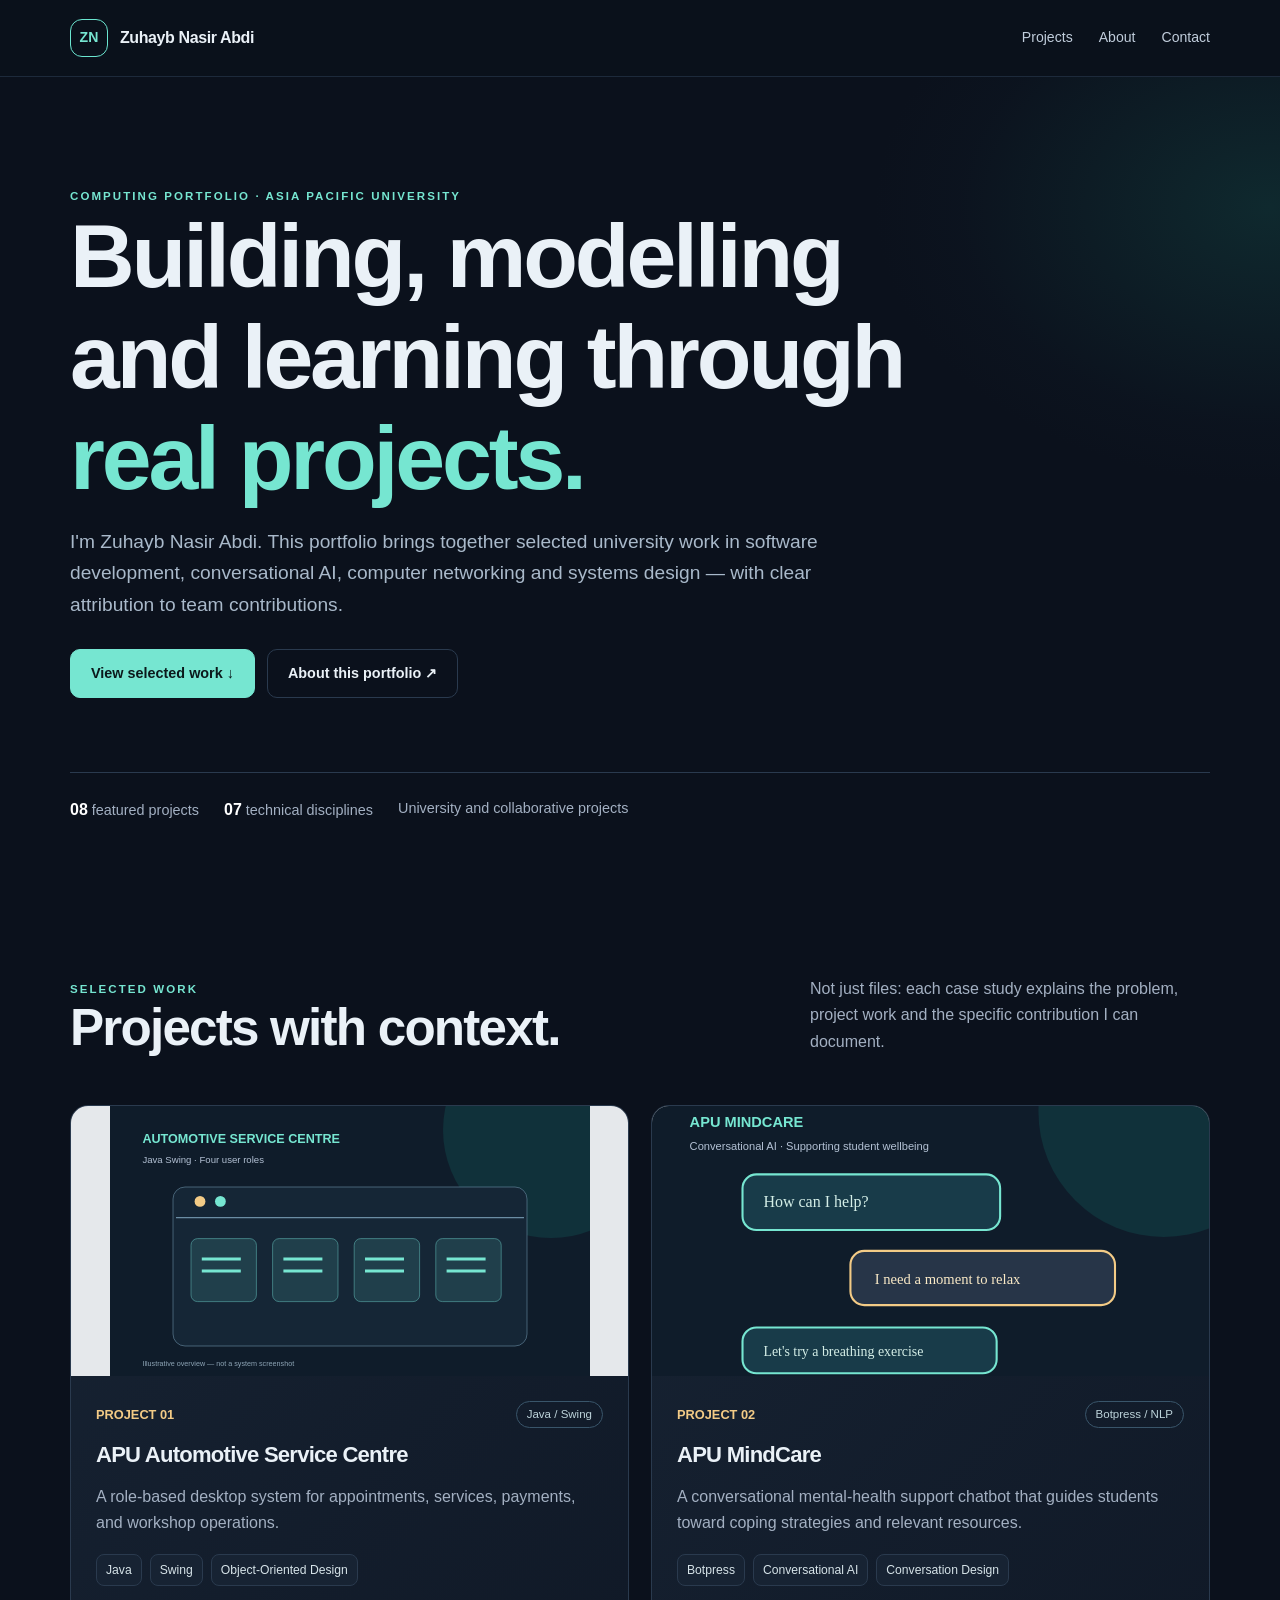
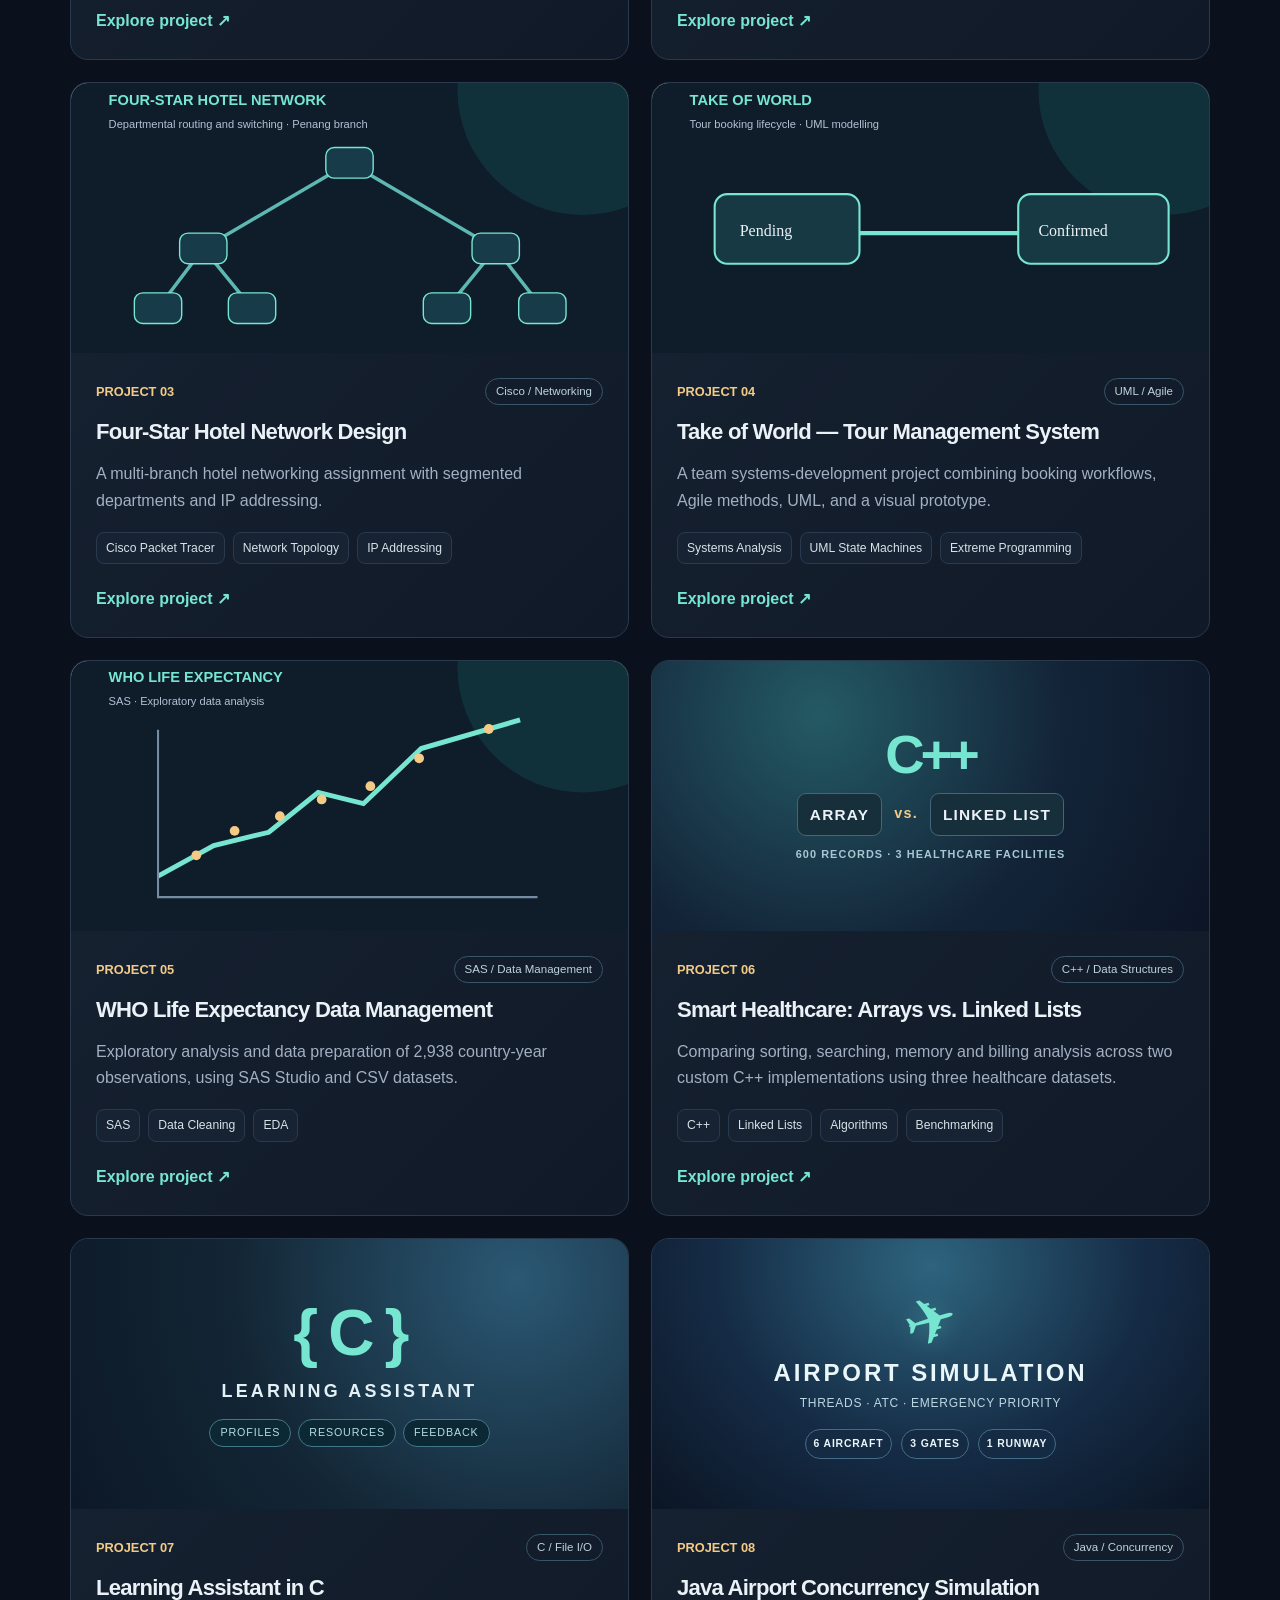
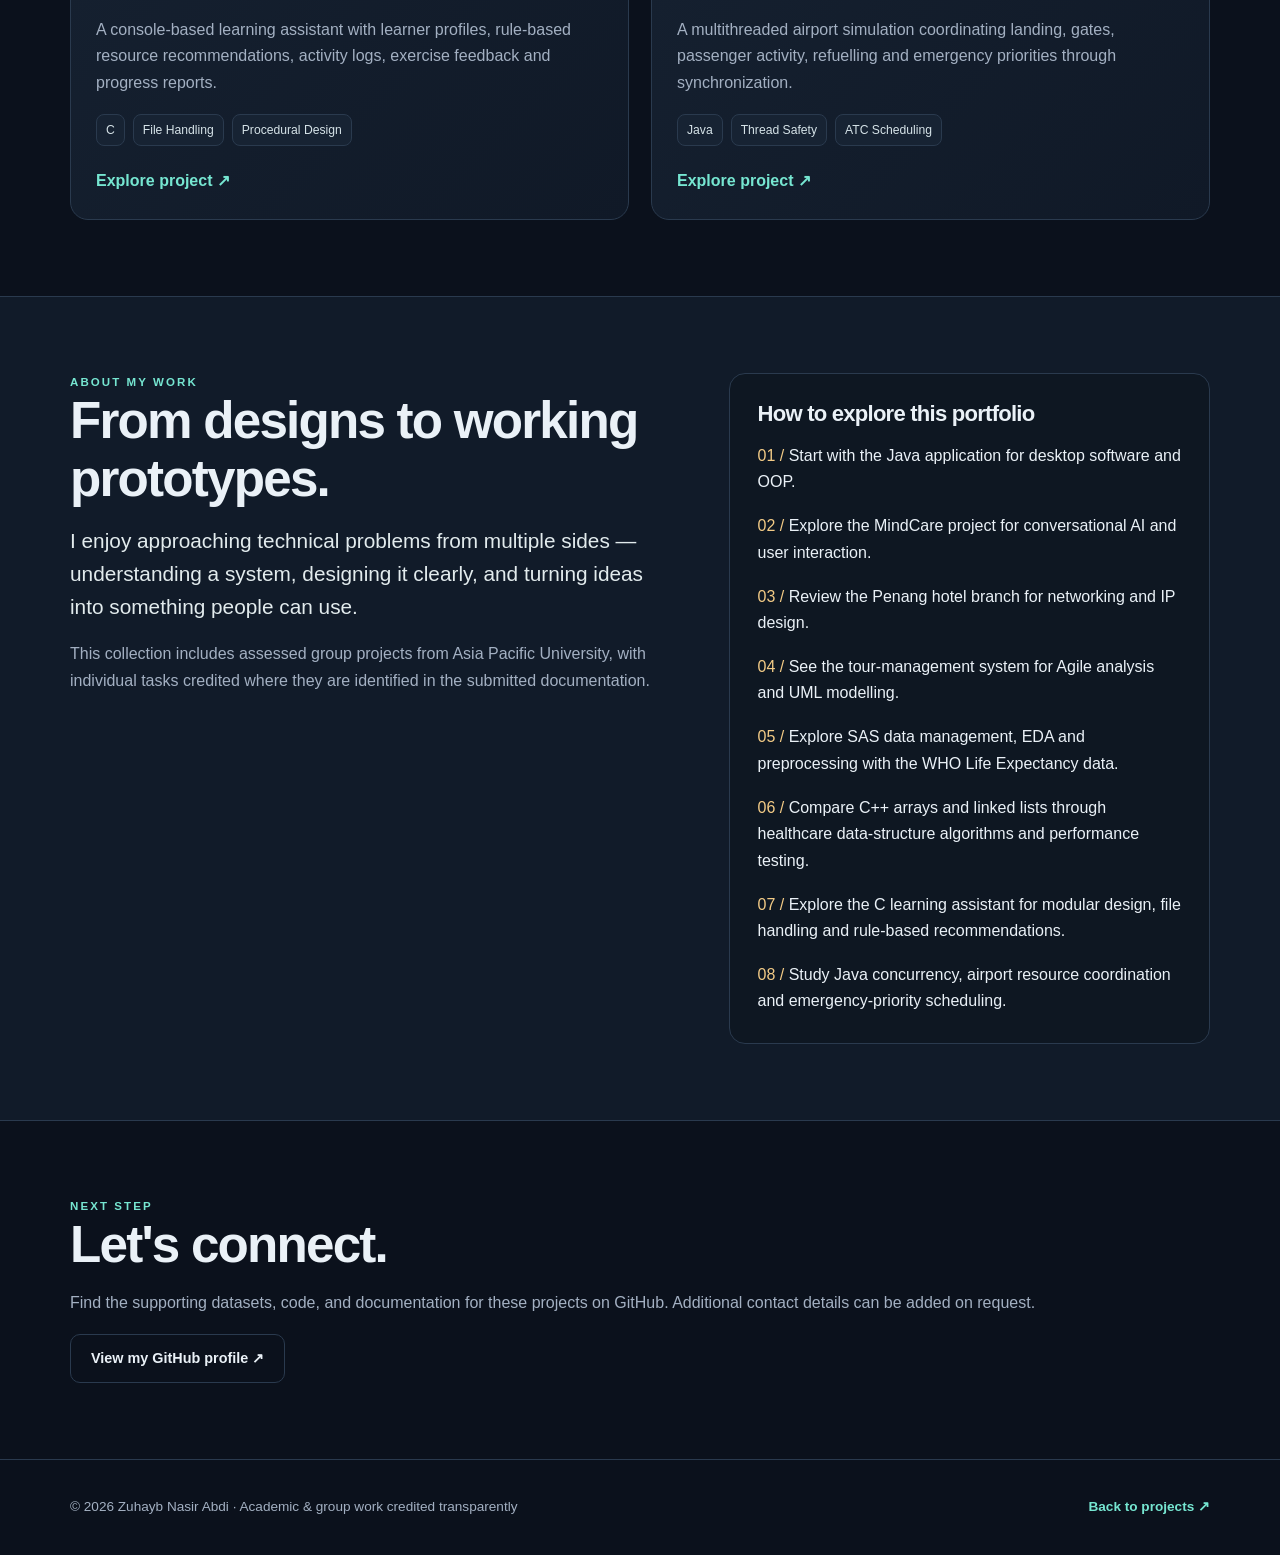
<file: index.html>
<!DOCTYPE html>
<html lang="en"><head><meta charset="utf-8"/><meta content="width=device-width, initial-scale=1" name="viewport"/><meta content="#0b111c" name="theme-color"/><meta content="Software development, conversational AI, networking, and systems design portfolio." name="description"/><title>Selected Projects | Zuhayb Nasir Abdi</title><link href="styles.css" rel="stylesheet"/></head><body><header><div class="container topbar"><a aria-label="Portfolio homepage" class="brand" href="index.html"><span class="monogram">ZN</span><span>Zuhayb Nasir Abdi</span></a><nav aria-label="Primary navigation" class="navigation"><a href="index.html#projects">Projects</a><a href="index.html#about">About</a><a href="index.html#contact">Contact</a></nav></div></header><main><section class="hero"><div class="container"><div class="eyebrow">COMPUTING PORTFOLIO · ASIA PACIFIC UNIVERSITY</div><h1>Building, modelling and learning through <span class="gradient-word">real projects.</span></h1><p class="lede">I'm Zuhayb Nasir Abdi. This portfolio brings together selected university work in software development, conversational AI, computer networking and systems design — with clear attribution to team contributions.</p><div class="hero-actions"><a class="btn btn-primary" href="#projects">View selected work ↓</a><a class="btn" href="#about">About this portfolio ↗</a></div><div class="hero-stat"><span><strong>08</strong> featured projects</span><span><strong>07</strong> technical disciplines</span><span>University and collaborative projects</span></div></div></section><section id="projects"><div class="container"><div class="sectionhead"><div><div class="eyebrow">SELECTED WORK</div><h2>Projects with context.</h2></div><p>Not just files: each case study explains the problem, project work and the specific contribution I can document.</p></div><div class="projectgrid"><article class="projectcard"><a aria-label="View APU Automotive Service Centre" href="projects/automotive-service-centre/"><div class="card-image"><img alt="Project visual for APU Automotive Service Centre" loading="lazy" src="assets/java-roles.svg"/></div></a><div class="cardbody"><div class="cardmeta"><span class="projectnum">PROJECT 01</span><span class="pill">Java / Swing</span></div><h3>APU Automotive Service Centre</h3><p>A role-based desktop system for appointments, services, payments, and workshop operations.</p><div class="tagrow"><span class="tag">Java</span><span class="tag">Swing</span><span class="tag">Object-Oriented Design</span></div><a class="inline-link" href="projects/automotive-service-centre/">Explore project ↗</a></div></article><article class="projectcard"><a aria-label="View APU MindCare" href="projects/apu-mindcare-chatbot/"><div class="card-image"><img alt="Project visual for APU MindCare" loading="lazy" src="assets/chatbot-demo.svg"/></div></a><div class="cardbody"><div class="cardmeta"><span class="projectnum">PROJECT 02</span><span class="pill">Botpress / NLP</span></div><h3>APU MindCare</h3><p>A conversational mental-health support chatbot that guides students toward coping strategies and relevant resources.</p><div class="tagrow"><span class="tag">Botpress</span><span class="tag">Conversational AI</span><span class="tag">Conversation Design</span></div><a class="inline-link" href="projects/apu-mindcare-chatbot/">Explore project ↗</a></div></article><article class="projectcard"><a aria-label="View Four-Star Hotel Network Design" href="projects/hotel-network-design/"><div class="card-image"><img alt="Project visual for Four-Star Hotel Network Design" loading="lazy" src="assets/hotel-penang.svg"/></div></a><div class="cardbody"><div class="cardmeta"><span class="projectnum">PROJECT 03</span><span class="pill">Cisco / Networking</span></div><h3>Four-Star Hotel Network Design</h3><p>A multi-branch hotel networking assignment with segmented departments and IP addressing.</p><div class="tagrow"><span class="tag">Cisco Packet Tracer</span><span class="tag">Network Topology</span><span class="tag">IP Addressing</span></div><a class="inline-link" href="projects/hotel-network-design/">Explore project ↗</a></div></article><article class="projectcard"><a aria-label="View Take of World — Tour Management System" href="projects/take-of-world-tms/"><div class="card-image"><img alt="Project visual for Take of World — Tour Management System" loading="lazy" src="assets/tour-prototype.svg"/></div></a><div class="cardbody"><div class="cardmeta"><span class="projectnum">PROJECT 04</span><span class="pill">UML / Agile</span></div><h3>Take of World — Tour Management System</h3><p>A team systems-development project combining booking workflows, Agile methods, UML, and a visual prototype.</p><div class="tagrow"><span class="tag">Systems Analysis</span><span class="tag">UML State Machines</span><span class="tag">Extreme Programming</span></div><a class="inline-link" href="projects/take-of-world-tms/">Explore project ↗</a></div></article><article class="projectcard"><a aria-label="View WHO Life Expectancy Data Management" href="projects/who-life-expectancy-data-management/"><div class="card-image"><img alt="Scatter plot of life expectancy against schooling years" loading="lazy" src="assets/who-schooling-life-expectancy.svg"/></div></a><div class="cardbody"><div class="cardmeta"><span class="projectnum">PROJECT 05</span><span class="pill">SAS / Data Management</span></div><h3>WHO Life Expectancy Data Management</h3><p>Exploratory analysis and data preparation of 2,938 country-year observations, using SAS Studio and CSV datasets.</p><div class="tagrow"><span class="tag">SAS</span><span class="tag">Data Cleaning</span><span class="tag">EDA</span></div><a class="inline-link" href="projects/who-life-expectancy-data-management/">Explore project ↗</a></div></article><article class="projectcard"><a aria-label="View Smart Healthcare Data Structures C++ project" href="projects/healthcare-data-structures/"><div class="card-image cpp-cover"><div class="cpp-cover-mark" aria-hidden="true">C++</div><div class="cpp-cover-pair"><span>ARRAY</span><b>vs.</b><span>LINKED LIST</span></div><span class="cpp-cover-sub">600 RECORDS · 3 HEALTHCARE FACILITIES</span></div></a><div class="cardbody"><div class="cardmeta"><span class="projectnum">PROJECT 06</span><span class="pill">C++ / Data Structures</span></div><h3>Smart Healthcare: Arrays vs. Linked Lists</h3><p>Comparing sorting, searching, memory and billing analysis across two custom C++ implementations using three healthcare datasets.</p><div class="tagrow"><span class="tag">C++</span><span class="tag">Linked Lists</span><span class="tag">Algorithms</span><span class="tag">Benchmarking</span></div><a class="inline-link" href="projects/healthcare-data-structures/">Explore project ↗</a></div></article><article class="projectcard"><a aria-label="View Learning Assistant in C project" href="projects/learning-assistant-c/"><div class="card-image c-assistant-cover"><div class="c-assistant-symbol" aria-hidden="true">{ C }</div><div class="c-assistant-title">LEARNING ASSISTANT</div><div class="c-assistant-chips"><span>PROFILES</span><span>RESOURCES</span><span>FEEDBACK</span></div></div></a><div class="cardbody"><div class="cardmeta"><span class="projectnum">PROJECT 07</span><span class="pill">C / File I/O</span></div><h3>Learning Assistant in C</h3><p>A console-based learning assistant with learner profiles, rule-based resource recommendations, activity logs, exercise feedback and progress reports.</p><div class="tagrow"><span class="tag">C</span><span class="tag">File Handling</span><span class="tag">Procedural Design</span></div><a class="inline-link" href="projects/learning-assistant-c/">Explore project ↗</a></div></article><article class="projectcard"><a aria-label="View Java Airport Concurrency Simulation" href="projects/airport-concurrency-simulation/"><div class="card-image airport-cover"><div class="airport-cover-plane" aria-hidden="true">✈</div><div class="airport-cover-title">AIRPORT SIMULATION</div><div class="airport-cover-line">THREADS · ATC · EMERGENCY PRIORITY</div><div class="airport-cover-metrics"><span>6 AIRCRAFT</span><span>3 GATES</span><span>1 RUNWAY</span></div></div></a><div class="cardbody"><div class="cardmeta"><span class="projectnum">PROJECT 08</span><span class="pill">Java / Concurrency</span></div><h3>Java Airport Concurrency Simulation</h3><p>A multithreaded airport simulation coordinating landing, gates, passenger activity, refuelling and emergency priorities through synchronization.</p><div class="tagrow"><span class="tag">Java</span><span class="tag">Thread Safety</span><span class="tag">ATC Scheduling</span></div><a class="inline-link" href="projects/airport-concurrency-simulation/">Explore project ↗</a></div></article></div></div></section><section class="about" id="about"><div class="container about-grid"><div><div class="eyebrow">ABOUT MY WORK</div><h2>From designs to working prototypes.</h2><p class="quote">I enjoy approaching technical problems from multiple sides — understanding a system, designing it clearly, and turning ideas into something people can use.</p><p class="muted">This collection includes assessed group projects from Asia Pacific University, with individual tasks credited where they are identified in the submitted documentation.</p></div><div class="steps"><h3>How to explore this portfolio</h3><p><span class="gold">01 /</span> Start with the Java application for desktop software and OOP.</p><p><span class="gold">02 /</span> Explore the MindCare project for conversational AI and user interaction.</p><p><span class="gold">03 /</span> Review the Penang hotel branch for networking and IP design.</p><p><span class="gold">04 /</span> See the tour-management system for Agile analysis and UML modelling.</p><p><span class="gold">05 /</span> Explore SAS data management, EDA and preprocessing with the WHO Life Expectancy data.</p><p><span class="gold">06 /</span> Compare C++ arrays and linked lists through healthcare data-structure algorithms and performance testing.</p><p><span class="gold">07 /</span> Explore the C learning assistant for modular design, file handling and rule-based recommendations.</p><p><span class="gold">08 /</span> Study Java concurrency, airport resource coordination and emergency-priority scheduling.</p></div></div></section><section id="contact"><div class="container"><div class="eyebrow">NEXT STEP</div><h2>Let's connect.</h2><p class="muted">Find the supporting datasets, code, and documentation for these projects on GitHub. Additional contact details can be added on request.</p><a class="btn" href="https://github.com/zuhaybnasir-design" rel="noopener noreferrer" target="_blank">View my GitHub profile ↗</a></div></section></main><footer><div class="container foot"><span>© 2026 Zuhayb Nasir Abdi · Academic &amp; group work credited transparently</span><a class="inline-link" href="index.html#projects">Back to projects ↗</a></div></footer></body></html>
</file>
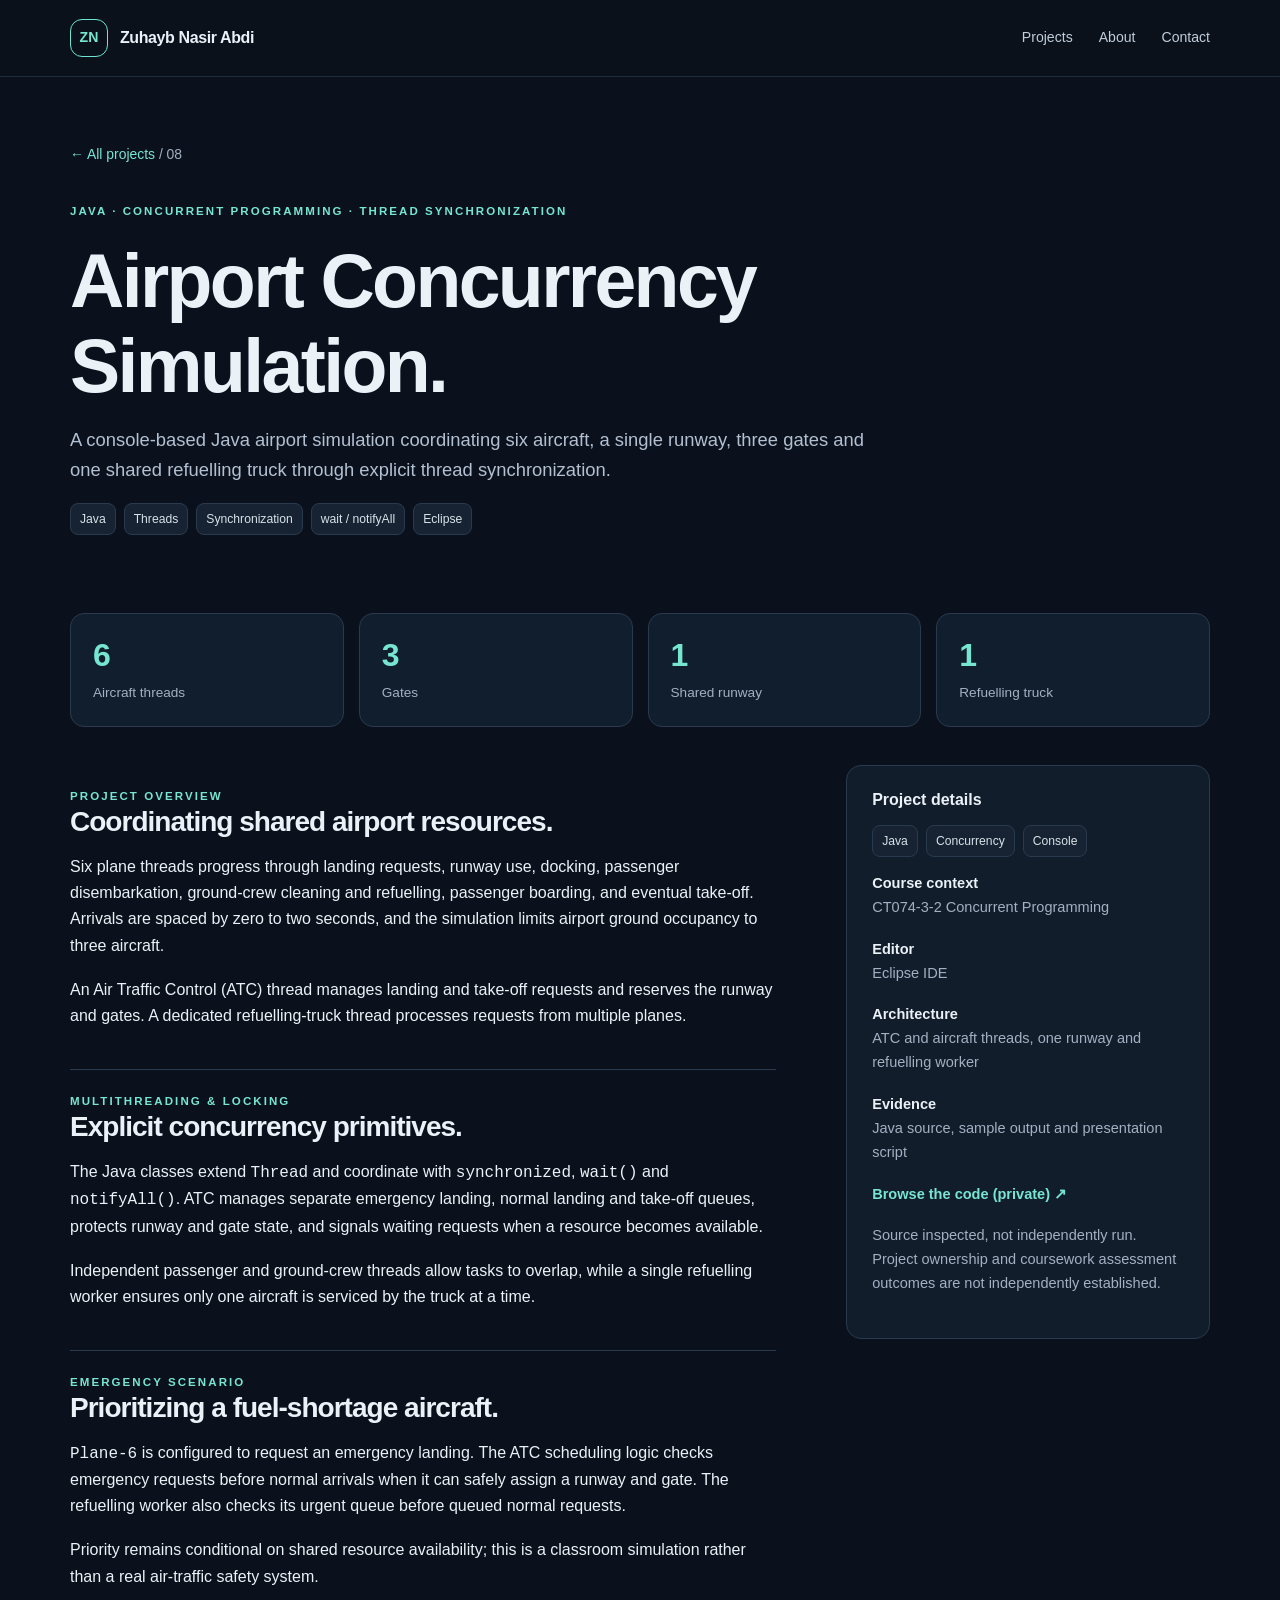
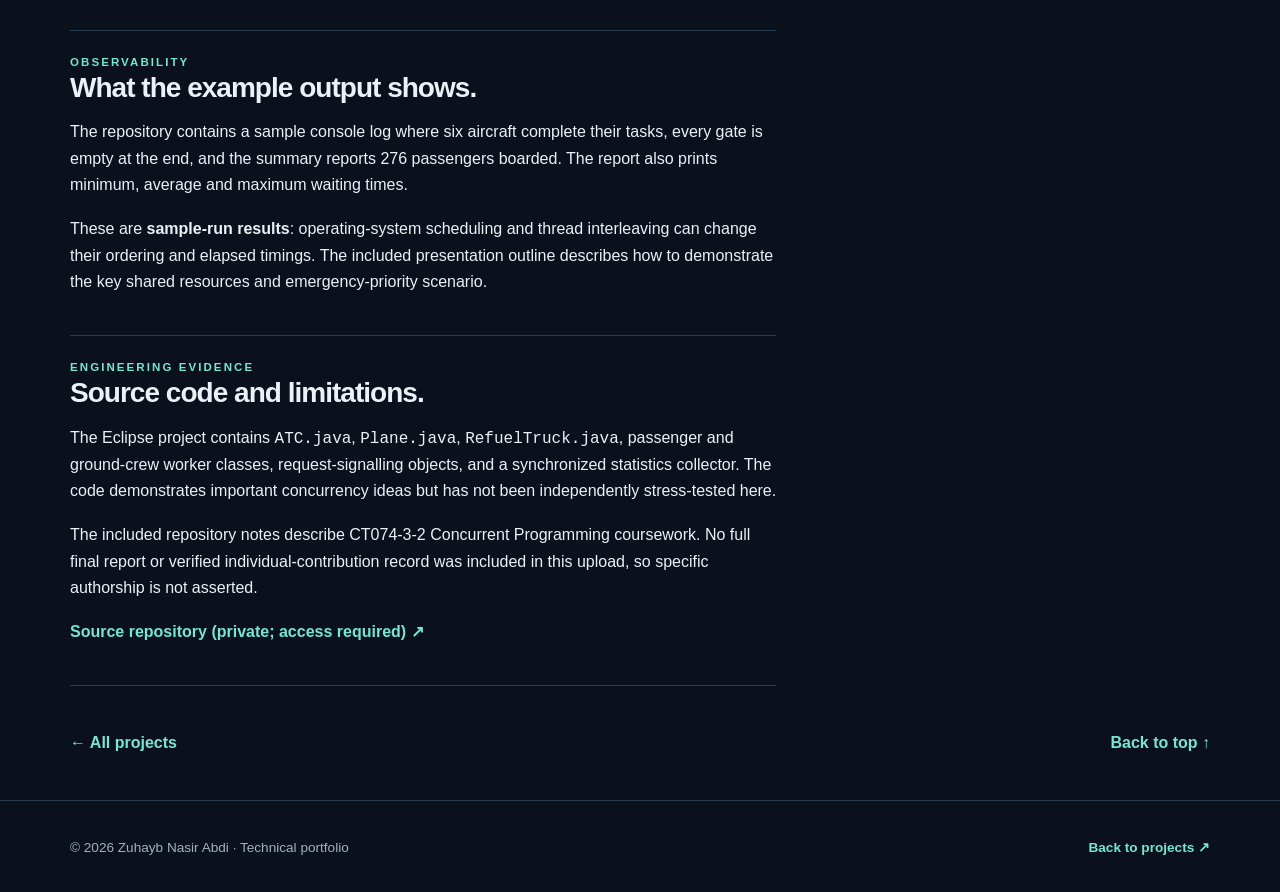
<file: projects/airport-concurrency-simulation/index.html>
<!doctype html>
<html lang="en">
<head>
<meta charset="utf-8"><meta name="viewport" content="width=device-width,initial-scale=1">
<meta name="theme-color" content="#0b111c">
<meta name="description" content="Java multithreaded airport concurrency simulation with ATC, emergency scheduling, synchronized resources and a shared refuelling truck.">
<title>Java Airport Concurrency Simulation | Zuhayb Nasir Abdi</title>
<link rel="stylesheet" href="../../styles.css">
</head>
<body>
<header><div class="container topbar"><a class="brand" href="../../index.html"><span class="monogram">ZN</span><span>Zuhayb Nasir Abdi</span></a><nav class="navigation" aria-label="Primary navigation"><a href="../../index.html#projects">Projects</a><a href="../../index.html#about">About</a><a href="../../index.html#contact">Contact</a></nav></div></header>
<main>
<div class="container projecthero">
<div class="breadcrumb"><a href="../../index.html#projects">← All projects</a> / 08</div>
<div class="eyebrow" style="margin-top:36px">JAVA · CONCURRENT PROGRAMMING · THREAD SYNCHRONIZATION</div>
<h1>Airport Concurrency Simulation.</h1>
<p class="lede">A console-based Java airport simulation coordinating six aircraft, a single runway, three gates and one shared refuelling truck through explicit thread synchronization.</p>
<div class="tagrow"><span class="tag">Java</span><span class="tag">Threads</span><span class="tag">Synchronization</span><span class="tag">wait / notifyAll</span><span class="tag">Eclipse</span></div>
</div>
<div class="container">
<div class="cpp-highlight-grid" aria-label="Simulation resources">
<div class="cpp-highlight"><strong>6</strong><span>Aircraft threads</span></div>
<div class="cpp-highlight"><strong>3</strong><span>Gates</span></div>
<div class="cpp-highlight"><strong>1</strong><span>Shared runway</span></div>
<div class="cpp-highlight"><strong>1</strong><span>Refuelling truck</span></div>
</div>
<div class="detail-layout">
<div>
<section class="detail-section">
<div class="eyebrow">PROJECT OVERVIEW</div><h2>Coordinating shared airport resources.</h2>
<p>Six plane threads progress through landing requests, runway use, docking, passenger disembarkation, ground-crew cleaning and refuelling, passenger boarding, and eventual take-off. Arrivals are spaced by zero to two seconds, and the simulation limits airport ground occupancy to three aircraft.</p>
<p>An Air Traffic Control (ATC) thread manages landing and take-off requests and reserves the runway and gates. A dedicated refuelling-truck thread processes requests from multiple planes.</p>
</section>
<section class="detail-section">
<div class="eyebrow">MULTITHREADING &amp; LOCKING</div><h2>Explicit concurrency primitives.</h2>
<p>The Java classes extend <code>Thread</code> and coordinate with <code>synchronized</code>, <code>wait()</code> and <code>notifyAll()</code>. ATC manages separate emergency landing, normal landing and take-off queues, protects runway and gate state, and signals waiting requests when a resource becomes available.</p>
<p>Independent passenger and ground-crew threads allow tasks to overlap, while a single refuelling worker ensures only one aircraft is serviced by the truck at a time.</p>
</section>
<section class="detail-section">
<div class="eyebrow">EMERGENCY SCENARIO</div><h2>Prioritizing a fuel-shortage aircraft.</h2>
<p><code>Plane-6</code> is configured to request an emergency landing. The ATC scheduling logic checks emergency requests before normal arrivals when it can safely assign a runway and gate. The refuelling worker also checks its urgent queue before queued normal requests.</p>
<p>Priority remains conditional on shared resource availability; this is a classroom simulation rather than a real air-traffic safety system.</p>
</section>
<section class="detail-section">
<div class="eyebrow">OBSERVABILITY</div><h2>What the example output shows.</h2>
<p>The repository contains a sample console log where six aircraft complete their tasks, every gate is empty at the end, and the summary reports 276 passengers boarded. The report also prints minimum, average and maximum waiting times.</p>
<p>These are <strong>sample-run results</strong>: operating-system scheduling and thread interleaving can change their ordering and elapsed timings. The included presentation outline describes how to demonstrate the key shared resources and emergency-priority scenario.</p>
</section>
<section class="detail-section">
<div class="eyebrow">ENGINEERING EVIDENCE</div><h2>Source code and limitations.</h2>
<p>The Eclipse project contains <code>ATC.java</code>, <code>Plane.java</code>, <code>RefuelTruck.java</code>, passenger and ground-crew worker classes, request-signalling objects, and a synchronized statistics collector. The code demonstrates important concurrency ideas but has not been independently stress-tested here.</p>
<p>The included repository notes describe CT074-3-2 Concurrent Programming coursework. No full final report or verified individual-contribution record was included in this upload, so specific authorship is not asserted.</p>
<p><a class="inline-link" href="https://github.com/zuhaybnasir-design/airportsimulation" target="_blank" rel="noopener noreferrer">Source repository (private; access required) ↗</a></p>
</section>
</div>
<aside class="info-panel">
<h3>Project details</h3>
<div class="tagrow"><span class="tag">Java</span><span class="tag">Concurrency</span><span class="tag">Console</span></div>
<p><strong style="color:#eaf1f7">Course context</strong><br>CT074-3-2 Concurrent Programming</p>
<p><strong style="color:#eaf1f7">Editor</strong><br>Eclipse IDE</p>
<p><strong style="color:#eaf1f7">Architecture</strong><br>ATC and aircraft threads, one runway and refuelling worker</p>
<p><strong style="color:#eaf1f7">Evidence</strong><br>Java source, sample output and presentation script</p>
<p><a class="inline-link" href="https://github.com/zuhaybnasir-design/airportsimulation" target="_blank" rel="noopener noreferrer">Browse the code (private) ↗</a></p>
<p class="small">Source inspected, not independently run. Project ownership and coursework assessment outcomes are not independently established.</p>
</aside>
</div>
<div class="projectfootnav"><a href="../../index.html#projects">← All projects</a><a href="#top">Back to top ↑</a></div>
</div>
</main>
<footer><div class="container foot"><span>© 2026 Zuhayb Nasir Abdi · Technical portfolio</span><a class="inline-link" href="../../index.html#projects">Back to projects ↗</a></div></footer>
</body>
</html>
</file>
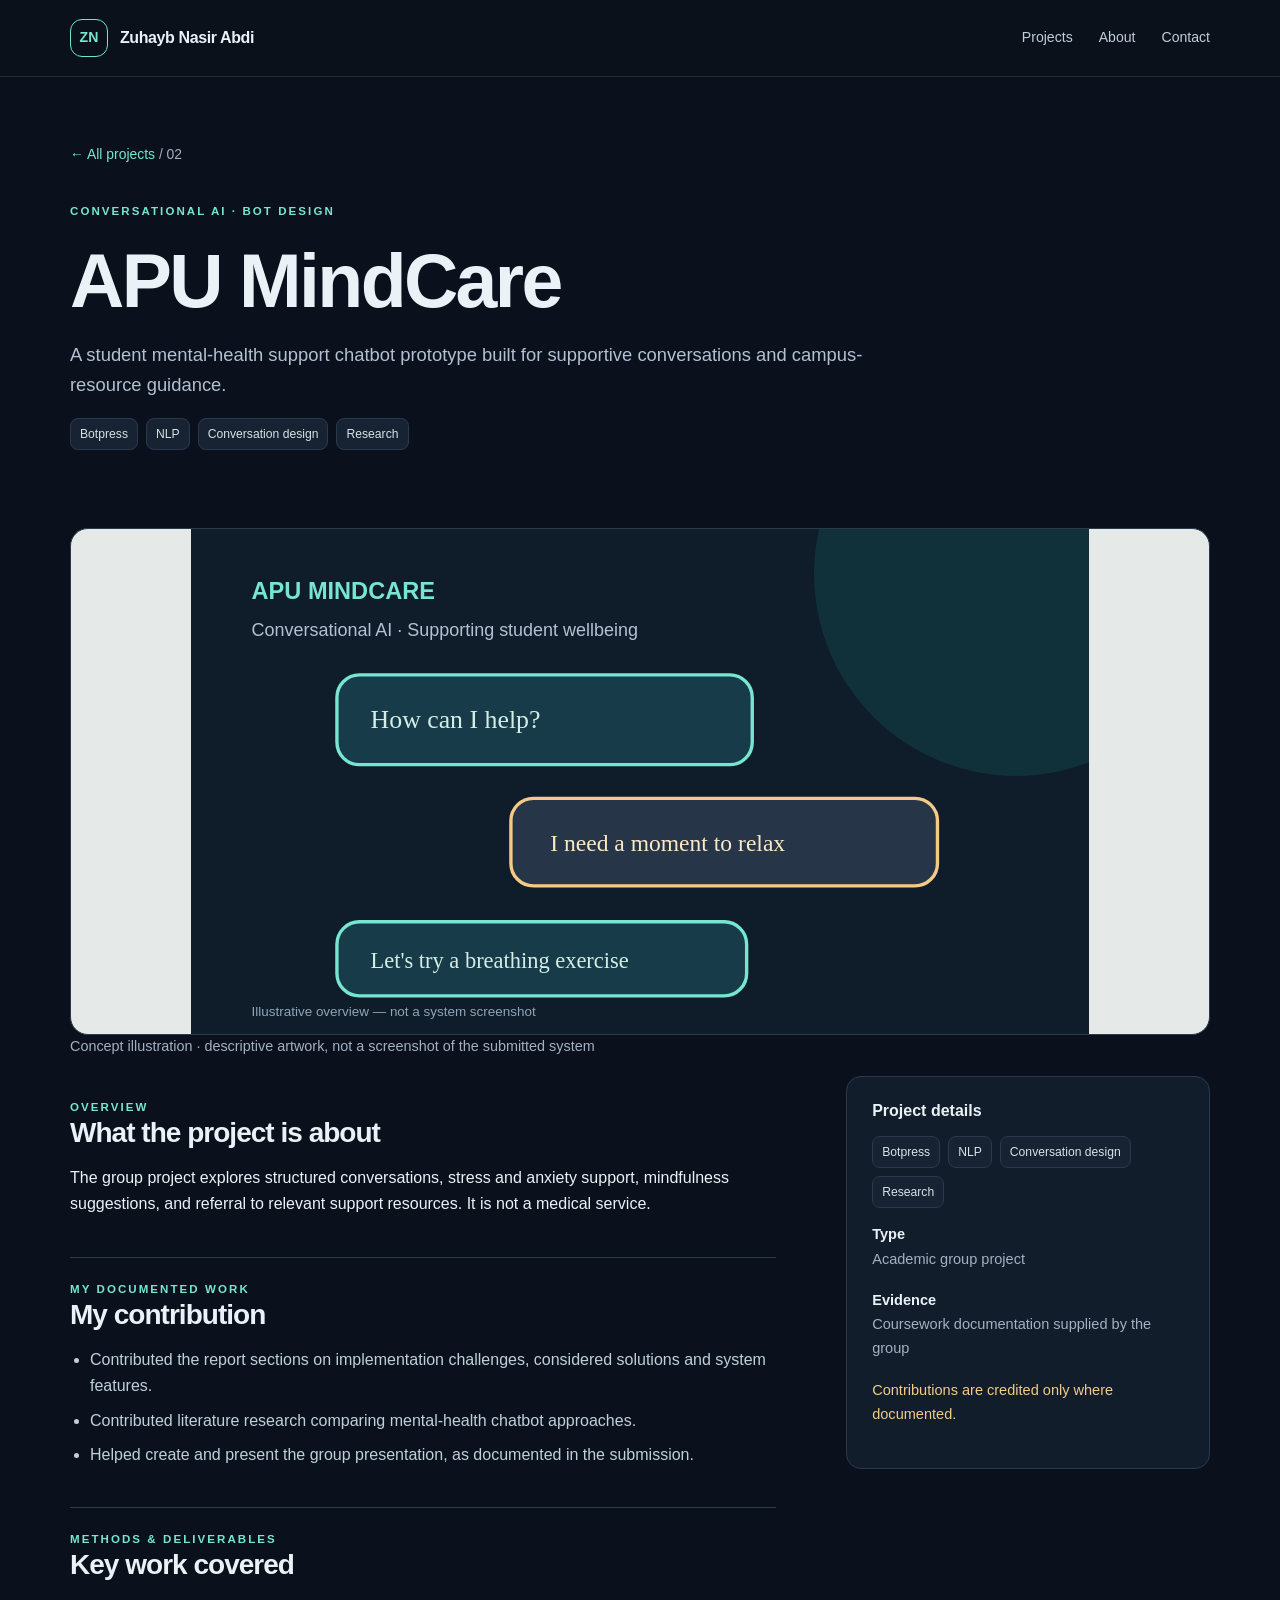
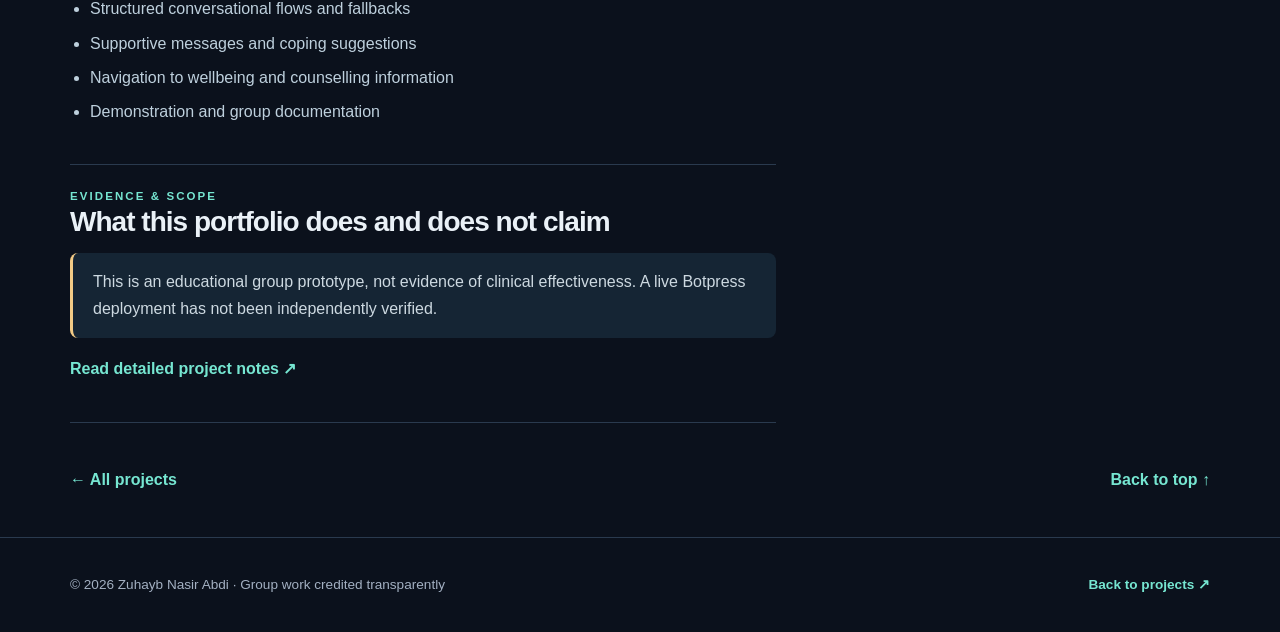
<file: projects/apu-mindcare-chatbot/index.html>
<!doctype html><html lang="en"><head><meta charset="utf-8"><meta name="viewport" content="width=device-width, initial-scale=1"><meta name="theme-color" content="#0b111c"><meta name="description" content="A student mental-health support chatbot prototype built for supportive conversations and campus-resource guidance."><title>APU MindCare | Zuhayb Nasir Abdi</title><link rel="stylesheet" href="../../styles.css"></head><body><header><div class="container topbar"><a class="brand" href="../../index.html"><span class="monogram">ZN</span><span>Zuhayb Nasir Abdi</span></a><nav class="navigation"><a href="../../index.html#projects">Projects</a><a href="../../index.html#about">About</a><a href="../../index.html#contact">Contact</a></nav></div></header><main><div class="container projecthero"><div class="breadcrumb"><a href="../../index.html#projects">← All projects</a> / 02</div><div class="eyebrow" style="margin-top:36px">CONVERSATIONAL AI · BOT DESIGN</div><h1>APU MindCare</h1><p class="lede">A student mental-health support chatbot prototype built for supportive conversations and campus-resource guidance.</p><div class="tagrow"><span class="tag">Botpress</span><span class="tag">NLP</span><span class="tag">Conversation design</span><span class="tag">Research</span></div></div><div class="container"><img class="feature-image contain" src="../../assets/chatbot-demo.svg" alt="Concept illustration for APU MindCare; not a project screenshot"><p class="muted small">Concept illustration · descriptive artwork, not a screenshot of the submitted system</p><div class="detail-layout"><div><section class="detail-section"><div class="eyebrow">OVERVIEW</div><h2>What the project is about</h2><p>The group project explores structured conversations, stress and anxiety support, mindfulness suggestions, and referral to relevant support resources. It is not a medical service.</p></section><section class="detail-section"><div class="eyebrow">MY DOCUMENTED WORK</div><h2>My contribution</h2><ul><li>Contributed the report sections on implementation challenges, considered solutions and system features.</li><li>Contributed literature research comparing mental-health chatbot approaches.</li><li>Helped create and present the group presentation, as documented in the submission.</li></ul></section><section class="detail-section"><div class="eyebrow">METHODS &amp; DELIVERABLES</div><h2>Key work covered</h2><ul><li>Structured conversational flows and fallbacks</li><li>Supportive messages and coping suggestions</li><li>Navigation to wellbeing and counselling information</li><li>Demonstration and group documentation</li></ul></section><section class="detail-section"><div class="eyebrow">EVIDENCE &amp; SCOPE</div><h2>What this portfolio does and does not claim</h2><p class="notice">This is an educational group prototype, not evidence of clinical effectiveness. A live Botpress deployment has not been independently verified.</p><p><a class="inline-link" href="README.md">Read detailed project notes ↗</a></p></section></div><aside class="info-panel"><h3>Project details</h3><div class="tagrow"><span class="tag">Botpress</span><span class="tag">NLP</span><span class="tag">Conversation design</span><span class="tag">Research</span></div><p><strong style="color:#eaf1f7">Type</strong><br>Academic group project</p><p><strong style="color:#eaf1f7">Evidence</strong><br>Coursework documentation supplied by the group</p><p class="small" style="color:#f3cb86">Contributions are credited only where documented.</p></aside></div><div class="projectfootnav"><a href="../../index.html#projects">← All projects</a><a href="#">Back to top ↑</a></div></div></main><footer><div class="container foot"><span>© 2026 Zuhayb Nasir Abdi · Group work credited transparently</span><a class="inline-link" href="../../index.html#projects">Back to projects ↗</a></div></footer></body></html>
</file>
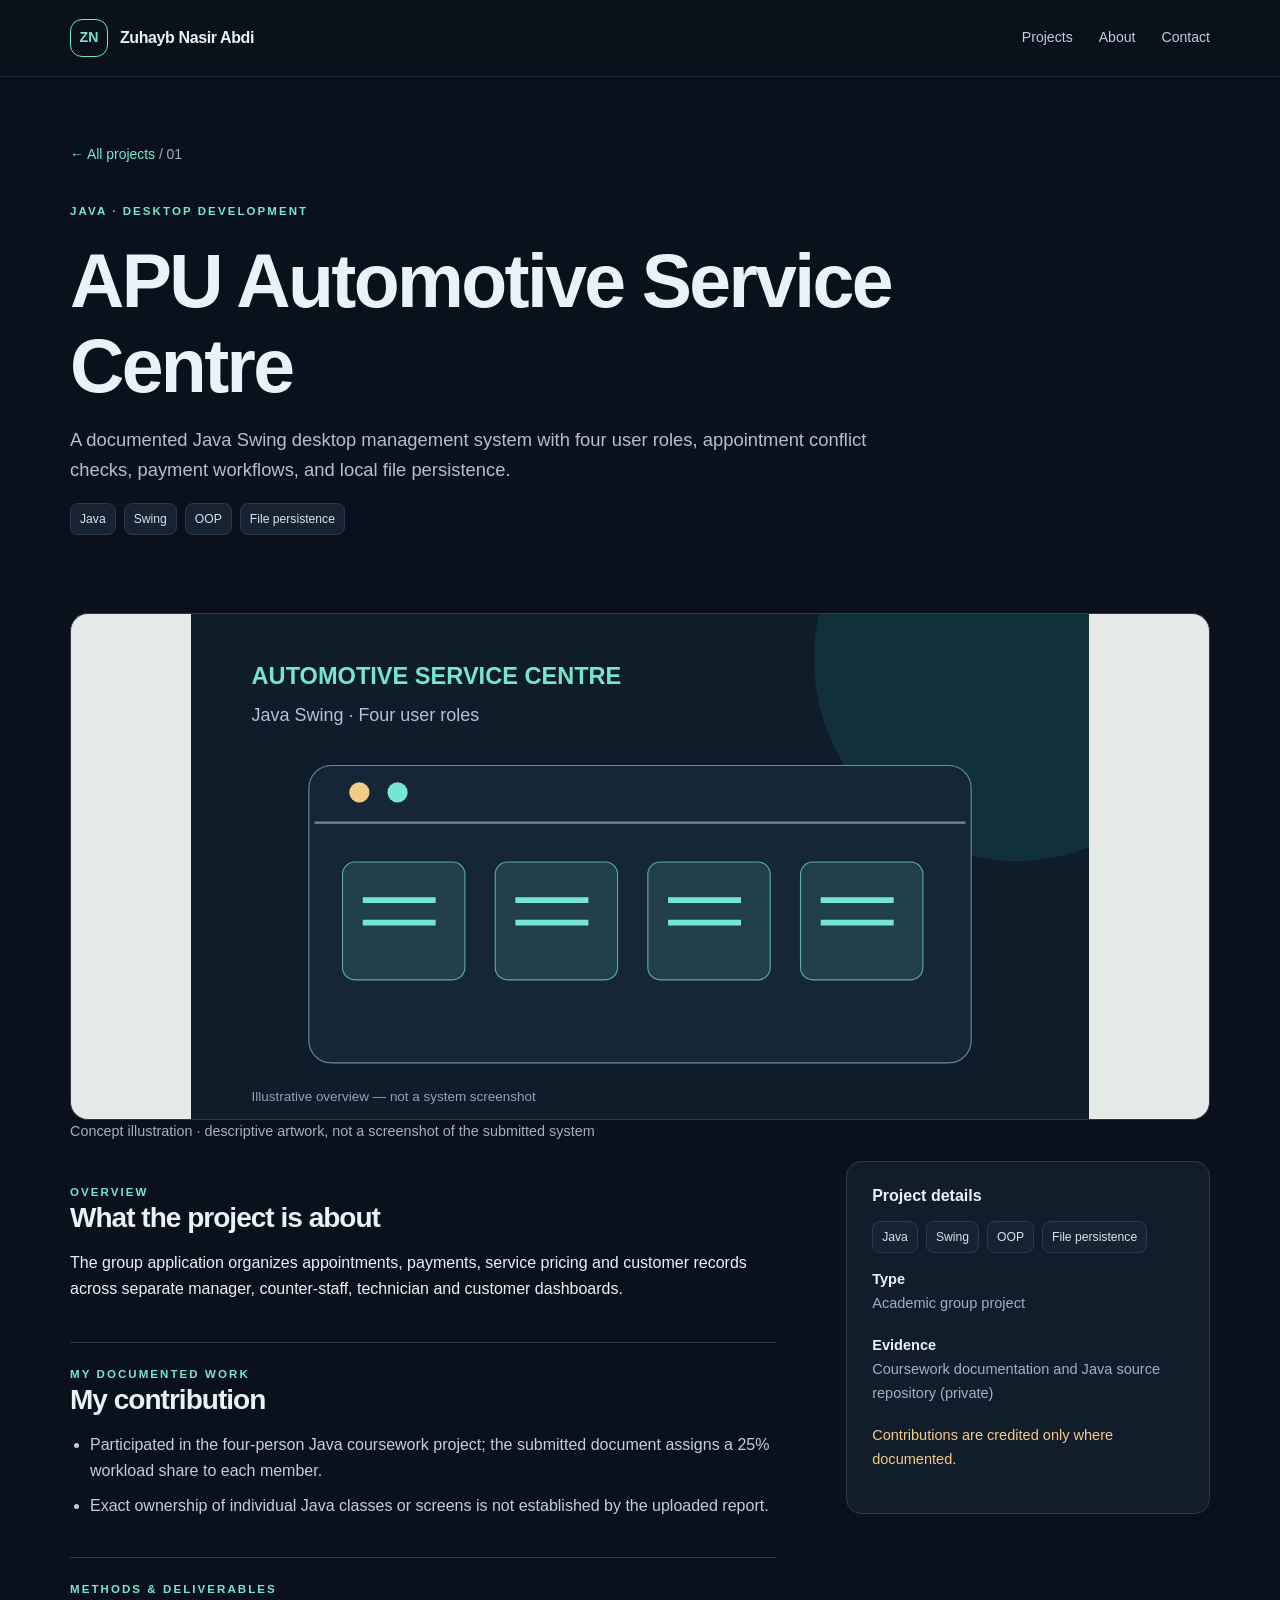
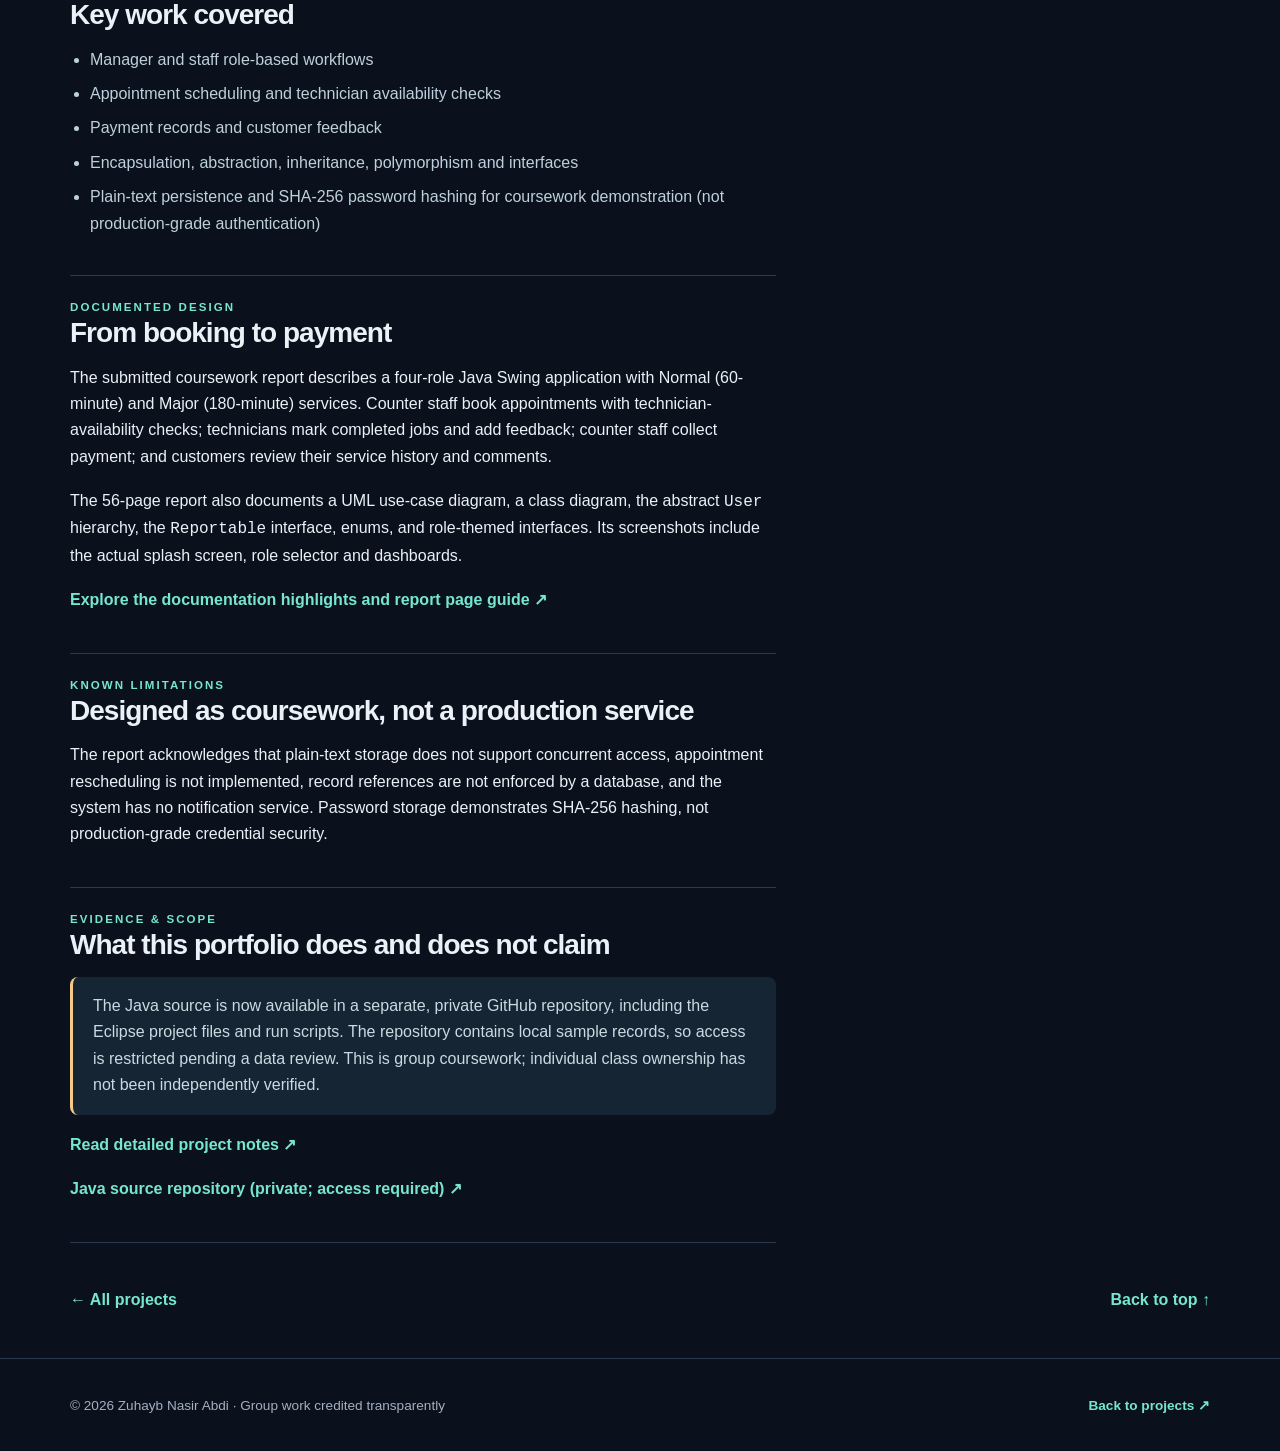
<file: projects/automotive-service-centre/index.html>
<!doctype html><html lang="en"><head><meta charset="utf-8"><meta name="viewport" content="width=device-width, initial-scale=1"><meta name="theme-color" content="#0b111c"><meta name="description" content="A role-based Java Swing desktop application for an automotive service workshop."><title>APU Automotive Service Centre | Zuhayb Nasir Abdi</title><link rel="stylesheet" href="../../styles.css"></head><body><header><div class="container topbar"><a class="brand" href="../../index.html"><span class="monogram">ZN</span><span>Zuhayb Nasir Abdi</span></a><nav class="navigation"><a href="../../index.html#projects">Projects</a><a href="../../index.html#about">About</a><a href="../../index.html#contact">Contact</a></nav></div></header><main><div class="container projecthero"><div class="breadcrumb"><a href="../../index.html#projects">← All projects</a> / 01</div><div class="eyebrow" style="margin-top:36px">JAVA · DESKTOP DEVELOPMENT</div><h1>APU Automotive Service Centre</h1><p class="lede">A documented Java Swing desktop management system with four user roles, appointment conflict checks, payment workflows, and local file persistence.</p><div class="tagrow"><span class="tag">Java</span><span class="tag">Swing</span><span class="tag">OOP</span><span class="tag">File persistence</span></div></div><div class="container"><img class="feature-image contain" src="../../assets/java-roles.svg" alt="Concept illustration for APU Automotive Service Centre; not a project screenshot"><p class="muted small">Concept illustration · descriptive artwork, not a screenshot of the submitted system</p><div class="detail-layout"><div><section class="detail-section"><div class="eyebrow">OVERVIEW</div><h2>What the project is about</h2><p>The group application organizes appointments, payments, service pricing and customer records across separate manager, counter-staff, technician and customer dashboards.</p></section><section class="detail-section"><div class="eyebrow">MY DOCUMENTED WORK</div><h2>My contribution</h2><ul><li>Participated in the four-person Java coursework project; the submitted document assigns a 25% workload share to each member.</li><li>Exact ownership of individual Java classes or screens is not established by the uploaded report.</li></ul></section><section class="detail-section"><div class="eyebrow">METHODS &amp; DELIVERABLES</div><h2>Key work covered</h2><ul><li>Manager and staff role-based workflows</li><li>Appointment scheduling and technician availability checks</li><li>Payment records and customer feedback</li><li>Encapsulation, abstraction, inheritance, polymorphism and interfaces</li><li>Plain-text persistence and SHA-256 password hashing for coursework demonstration (not production-grade authentication)</li></ul></section><section class="detail-section"><div class="eyebrow">DOCUMENTED DESIGN</div><h2>From booking to payment</h2><p>The submitted coursework report describes a four-role Java Swing application with Normal (60-minute) and Major (180-minute) services. Counter staff book appointments with technician-availability checks; technicians mark completed jobs and add feedback; counter staff collect payment; and customers review their service history and comments.</p><p>The 56-page report also documents a UML use-case diagram, a class diagram, the abstract <code>User</code> hierarchy, the <code>Reportable</code> interface, enums, and role-themed interfaces. Its screenshots include the actual splash screen, role selector and dashboards.</p><p><a class="inline-link" href="documentation.html">Explore the documentation highlights and report page guide ↗</a></p></section><section class="detail-section"><div class="eyebrow">KNOWN LIMITATIONS</div><h2>Designed as coursework, not a production service</h2><p>The report acknowledges that plain-text storage does not support concurrent access, appointment rescheduling is not implemented, record references are not enforced by a database, and the system has no notification service. Password storage demonstrates SHA-256 hashing, not production-grade credential security.</p></section><section class="detail-section"><div class="eyebrow">EVIDENCE &amp; SCOPE</div><h2>What this portfolio does and does not claim</h2><p class="notice">The Java source is now available in a separate, private GitHub repository, including the Eclipse project files and run scripts. The repository contains local sample records, so access is restricted pending a data review. This is group coursework; individual class ownership has not been independently verified.</p><p><a class="inline-link" href="README.md">Read detailed project notes ↗</a></p><p><a class="inline-link" href="https://github.com/zuhaybnasir-design/APU_ASC" target="_blank" rel="noopener noreferrer">Java source repository (private; access required) ↗</a></p></section></div><aside class="info-panel"><h3>Project details</h3><div class="tagrow"><span class="tag">Java</span><span class="tag">Swing</span><span class="tag">OOP</span><span class="tag">File persistence</span></div><p><strong style="color:#eaf1f7">Type</strong><br>Academic group project</p><p><strong style="color:#eaf1f7">Evidence</strong><br>Coursework documentation and Java source repository (private)</p><p class="small" style="color:#f3cb86">Contributions are credited only where documented.</p></aside></div><div class="projectfootnav"><a href="../../index.html#projects">← All projects</a><a href="#">Back to top ↑</a></div></div></main><footer><div class="container foot"><span>© 2026 Zuhayb Nasir Abdi · Group work credited transparently</span><a class="inline-link" href="../../index.html#projects">Back to projects ↗</a></div></footer></body></html>
</file>
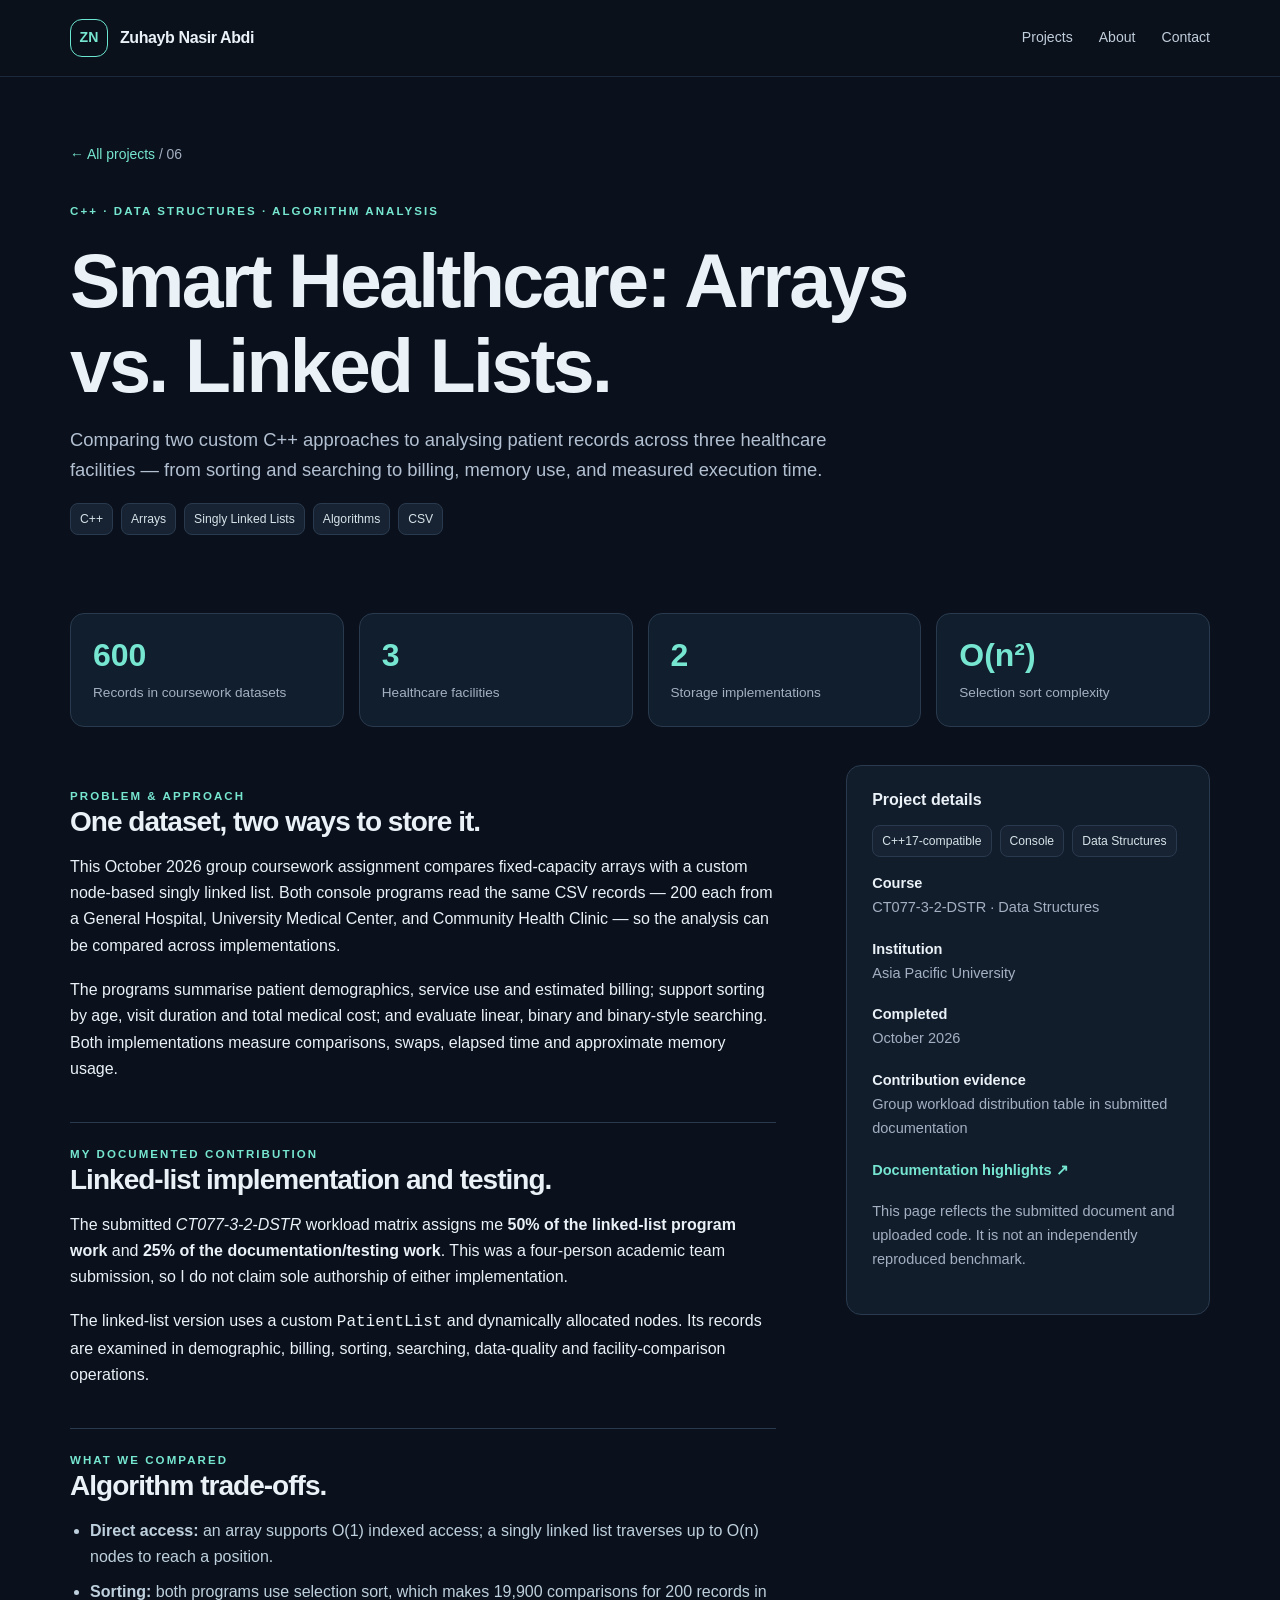
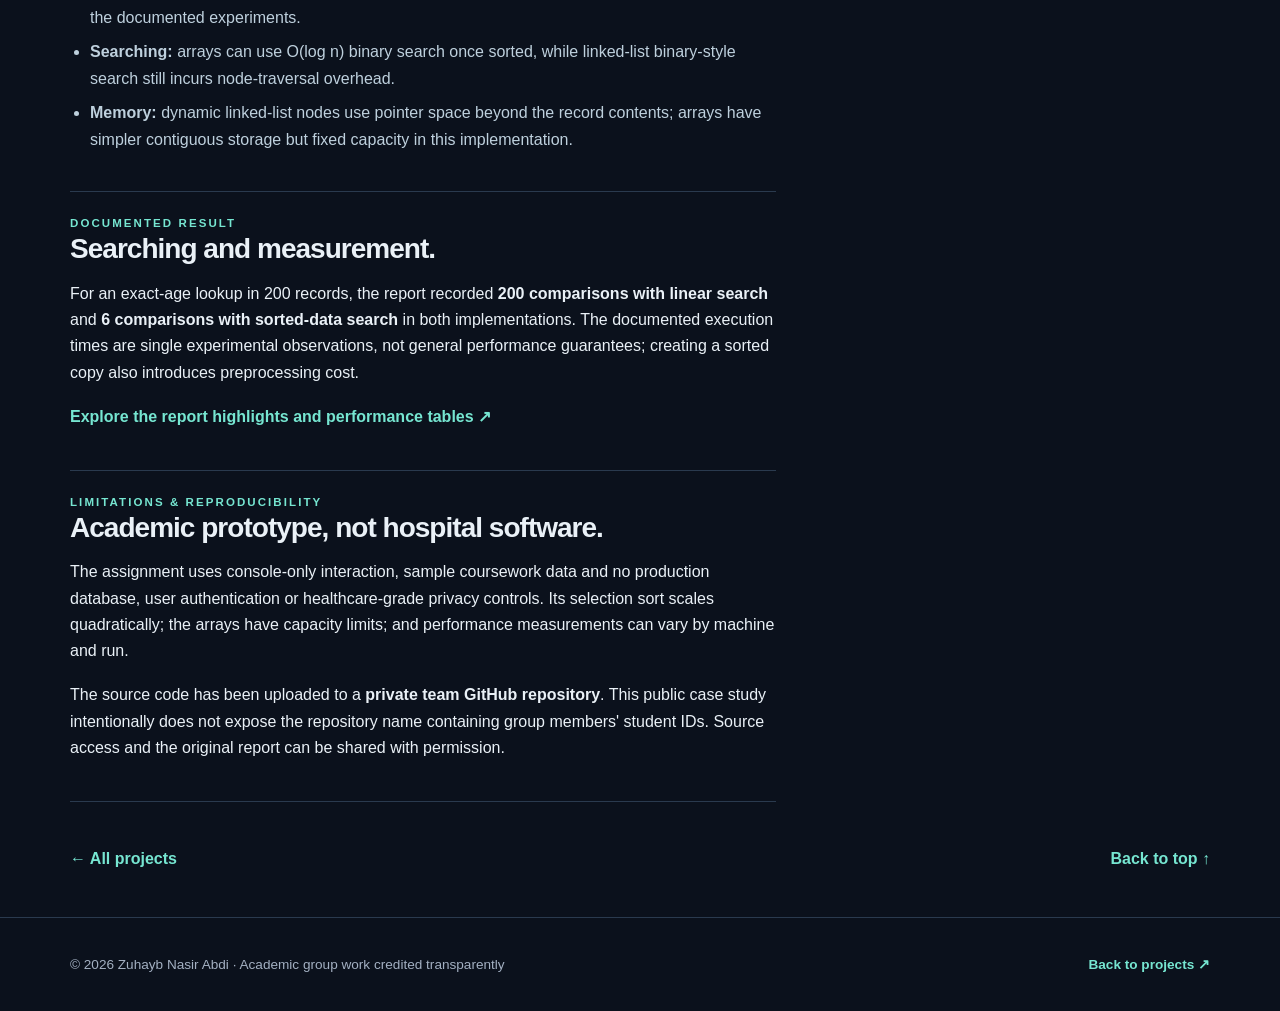
<file: projects/healthcare-data-structures/index.html>
<!doctype html>
<html lang="en">
<head>
<meta charset="utf-8"><meta name="viewport" content="width=device-width,initial-scale=1">
<meta name="theme-color" content="#0b111c">
<meta name="description" content="Smart Healthcare C++ group project: arrays versus singly linked lists for patient-record analysis, sorting and searching.">
<title>Smart Healthcare Data Structures | Zuhayb Nasir Abdi</title>
<link rel="stylesheet" href="../../styles.css">
</head>
<body>
<header><div class="container topbar"><a class="brand" href="../../index.html"><span class="monogram">ZN</span><span>Zuhayb Nasir Abdi</span></a><nav class="navigation" aria-label="Primary navigation"><a href="../../index.html#projects">Projects</a><a href="../../index.html#about">About</a><a href="../../index.html#contact">Contact</a></nav></div></header>
<main>
<div class="container projecthero"><div class="breadcrumb"><a href="../../index.html#projects">← All projects</a> / 06</div>
<div class="eyebrow" style="margin-top:36px">C++ · DATA STRUCTURES · ALGORITHM ANALYSIS</div>
<h1>Smart Healthcare: Arrays vs. Linked Lists.</h1>
<p class="lede">Comparing two custom C++ approaches to analysing patient records across three healthcare facilities — from sorting and searching to billing, memory use, and measured execution time.</p>
<div class="tagrow"><span class="tag">C++</span><span class="tag">Arrays</span><span class="tag">Singly Linked Lists</span><span class="tag">Algorithms</span><span class="tag">CSV</span></div>
</div>
<div class="container">
<div class="cpp-highlight-grid" aria-label="Project facts">
<div class="cpp-highlight"><strong>600</strong><span>Records in coursework datasets</span></div>
<div class="cpp-highlight"><strong>3</strong><span>Healthcare facilities</span></div>
<div class="cpp-highlight"><strong>2</strong><span>Storage implementations</span></div>
<div class="cpp-highlight"><strong>O(n²)</strong><span>Selection sort complexity</span></div>
</div>
<div class="detail-layout"><div>
<section class="detail-section"><div class="eyebrow">PROBLEM &amp; APPROACH</div><h2>One dataset, two ways to store it.</h2>
<p>This October 2026 group coursework assignment compares fixed-capacity arrays with a custom node-based singly linked list. Both console programs read the same CSV records — 200 each from a General Hospital, University Medical Center, and Community Health Clinic — so the analysis can be compared across implementations.</p>
<p>The programs summarise patient demographics, service use and estimated billing; support sorting by age, visit duration and total medical cost; and evaluate linear, binary and binary-style searching. Both implementations measure comparisons, swaps, elapsed time and approximate memory usage.</p>
</section>
<section class="detail-section"><div class="eyebrow">MY DOCUMENTED CONTRIBUTION</div><h2>Linked-list implementation and testing.</h2>
<p>The submitted <em>CT077-3-2-DSTR</em> workload matrix assigns me <strong>50% of the linked-list program work</strong> and <strong>25% of the documentation/testing work</strong>. This was a four-person academic team submission, so I do not claim sole authorship of either implementation.</p>
<p>The linked-list version uses a custom <code>PatientList</code> and dynamically allocated nodes. Its records are examined in demographic, billing, sorting, searching, data-quality and facility-comparison operations.</p>
</section>
<section class="detail-section"><div class="eyebrow">WHAT WE COMPARED</div><h2>Algorithm trade-offs.</h2>
<ul>
<li><strong>Direct access:</strong> an array supports O(1) indexed access; a singly linked list traverses up to O(n) nodes to reach a position.</li>
<li><strong>Sorting:</strong> both programs use selection sort, which makes 19,900 comparisons for 200 records in the documented experiments.</li>
<li><strong>Searching:</strong> arrays can use O(log n) binary search once sorted, while linked-list binary-style search still incurs node-traversal overhead.</li>
<li><strong>Memory:</strong> dynamic linked-list nodes use pointer space beyond the record contents; arrays have simpler contiguous storage but fixed capacity in this implementation.</li>
</ul>
</section>
<section class="detail-section"><div class="eyebrow">DOCUMENTED RESULT</div><h2>Searching and measurement.</h2>
<p>For an exact-age lookup in 200 records, the report recorded <strong>200 comparisons with linear search</strong> and <strong>6 comparisons with sorted-data search</strong> in both implementations. The documented execution times are single experimental observations, not general performance guarantees; creating a sorted copy also introduces preprocessing cost.</p>
<p><a class="inline-link" href="documentation.html">Explore the report highlights and performance tables ↗</a></p>
</section>
<section class="detail-section"><div class="eyebrow">LIMITATIONS &amp; REPRODUCIBILITY</div><h2>Academic prototype, not hospital software.</h2>
<p>The assignment uses console-only interaction, sample coursework data and no production database, user authentication or healthcare-grade privacy controls. Its selection sort scales quadratically; the arrays have capacity limits; and performance measurements can vary by machine and run.</p>
<p>The source code has been uploaded to a <strong>private team GitHub repository</strong>. This public case study intentionally does not expose the repository name containing group members' student IDs. Source access and the original report can be shared with permission.</p>
</section>
</div>
<aside class="info-panel"><h3>Project details</h3>
<div class="tagrow"><span class="tag">C++17-compatible</span><span class="tag">Console</span><span class="tag">Data Structures</span></div>
<p><strong style="color:#eaf1f7">Course</strong><br>CT077-3-2-DSTR · Data Structures</p>
<p><strong style="color:#eaf1f7">Institution</strong><br>Asia Pacific University</p>
<p><strong style="color:#eaf1f7">Completed</strong><br>October 2026</p>
<p><strong style="color:#eaf1f7">Contribution evidence</strong><br>Group workload distribution table in submitted documentation</p>
<p><a class="inline-link" href="documentation.html">Documentation highlights ↗</a></p>
<p class="small">This page reflects the submitted document and uploaded code. It is not an independently reproduced benchmark.</p>
</aside></div>
<div class="projectfootnav"><a href="../../index.html#projects">← All projects</a><a href="#top">Back to top ↑</a></div>
</div>
</main>
<footer><div class="container foot"><span>© 2026 Zuhayb Nasir Abdi · Academic group work credited transparently</span><a class="inline-link" href="../../index.html#projects">Back to projects ↗</a></div></footer>
</body></html>
</file>
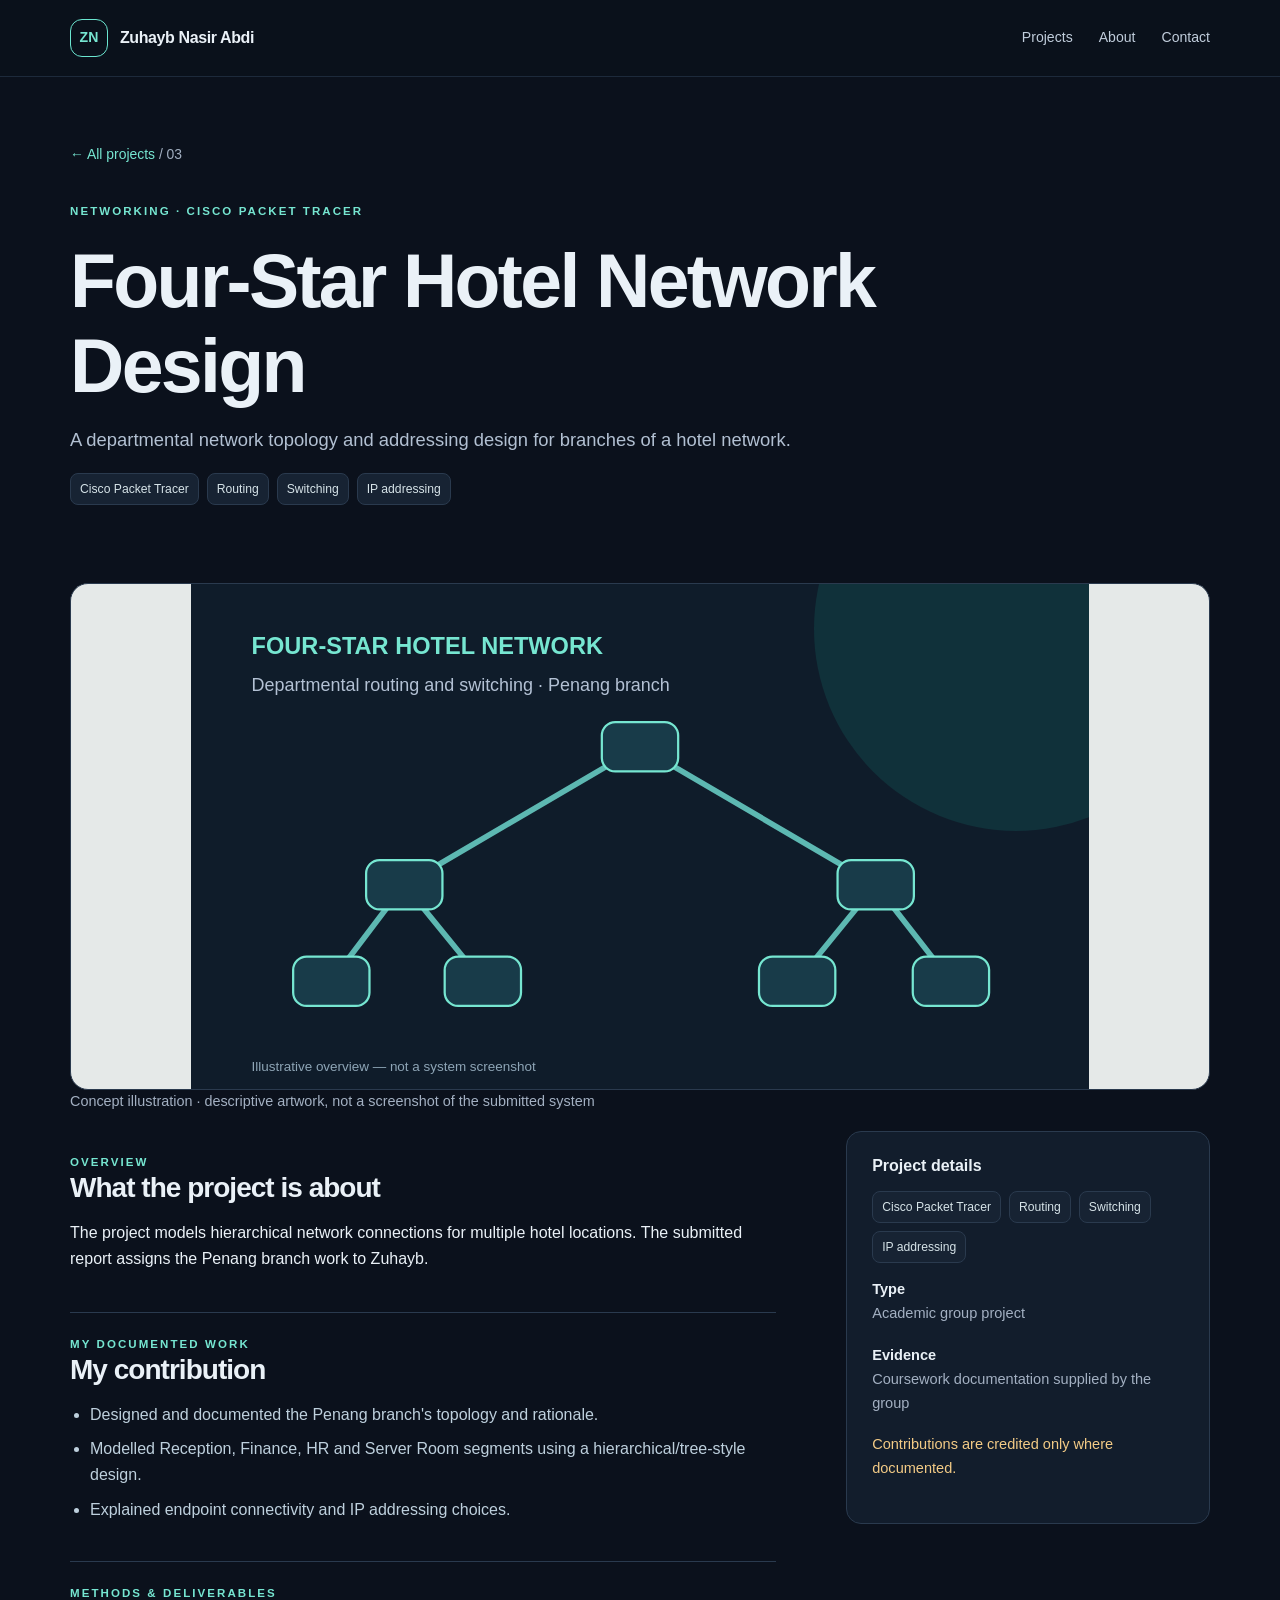
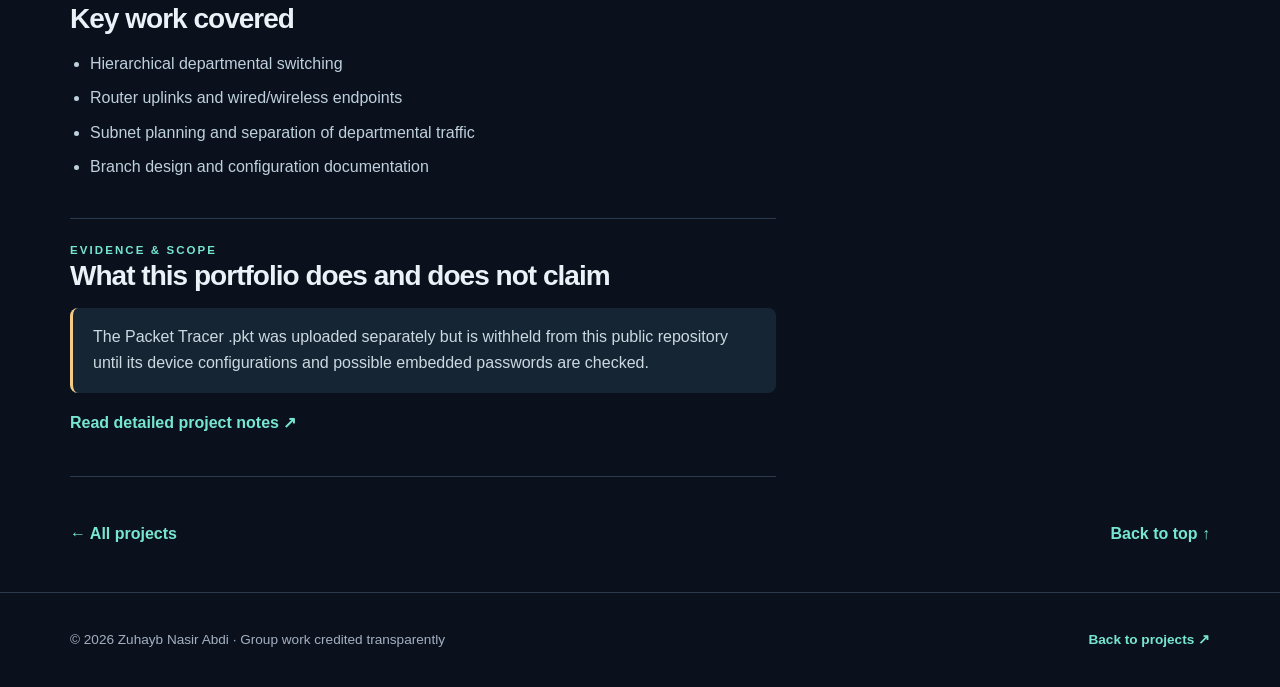
<file: projects/hotel-network-design/index.html>
<!doctype html><html lang="en"><head><meta charset="utf-8"><meta name="viewport" content="width=device-width, initial-scale=1"><meta name="theme-color" content="#0b111c"><meta name="description" content="A departmental network topology and addressing design for branches of a hotel network."><title>Four-Star Hotel Network Design | Zuhayb Nasir Abdi</title><link rel="stylesheet" href="../../styles.css"></head><body><header><div class="container topbar"><a class="brand" href="../../index.html"><span class="monogram">ZN</span><span>Zuhayb Nasir Abdi</span></a><nav class="navigation"><a href="../../index.html#projects">Projects</a><a href="../../index.html#about">About</a><a href="../../index.html#contact">Contact</a></nav></div></header><main><div class="container projecthero"><div class="breadcrumb"><a href="../../index.html#projects">← All projects</a> / 03</div><div class="eyebrow" style="margin-top:36px">NETWORKING · CISCO PACKET TRACER</div><h1>Four-Star Hotel Network Design</h1><p class="lede">A departmental network topology and addressing design for branches of a hotel network.</p><div class="tagrow"><span class="tag">Cisco Packet Tracer</span><span class="tag">Routing</span><span class="tag">Switching</span><span class="tag">IP addressing</span></div></div><div class="container"><img class="feature-image contain" src="../../assets/hotel-penang.svg" alt="Concept illustration for Four-Star Hotel Network Design; not a project screenshot"><p class="muted small">Concept illustration · descriptive artwork, not a screenshot of the submitted system</p><div class="detail-layout"><div><section class="detail-section"><div class="eyebrow">OVERVIEW</div><h2>What the project is about</h2><p>The project models hierarchical network connections for multiple hotel locations. The submitted report assigns the Penang branch work to Zuhayb.</p></section><section class="detail-section"><div class="eyebrow">MY DOCUMENTED WORK</div><h2>My contribution</h2><ul><li>Designed and documented the Penang branch's topology and rationale.</li><li>Modelled Reception, Finance, HR and Server Room segments using a hierarchical/tree-style design.</li><li>Explained endpoint connectivity and IP addressing choices.</li></ul></section><section class="detail-section"><div class="eyebrow">METHODS &amp; DELIVERABLES</div><h2>Key work covered</h2><ul><li>Hierarchical departmental switching</li><li>Router uplinks and wired/wireless endpoints</li><li>Subnet planning and separation of departmental traffic</li><li>Branch design and configuration documentation</li></ul></section><section class="detail-section"><div class="eyebrow">EVIDENCE &amp; SCOPE</div><h2>What this portfolio does and does not claim</h2><p class="notice">The Packet Tracer .pkt was uploaded separately but is withheld from this public repository until its device configurations and possible embedded passwords are checked.</p><p><a class="inline-link" href="README.md">Read detailed project notes ↗</a></p></section></div><aside class="info-panel"><h3>Project details</h3><div class="tagrow"><span class="tag">Cisco Packet Tracer</span><span class="tag">Routing</span><span class="tag">Switching</span><span class="tag">IP addressing</span></div><p><strong style="color:#eaf1f7">Type</strong><br>Academic group project</p><p><strong style="color:#eaf1f7">Evidence</strong><br>Coursework documentation supplied by the group</p><p class="small" style="color:#f3cb86">Contributions are credited only where documented.</p></aside></div><div class="projectfootnav"><a href="../../index.html#projects">← All projects</a><a href="#">Back to top ↑</a></div></div></main><footer><div class="container foot"><span>© 2026 Zuhayb Nasir Abdi · Group work credited transparently</span><a class="inline-link" href="../../index.html#projects">Back to projects ↗</a></div></footer></body></html>
</file>
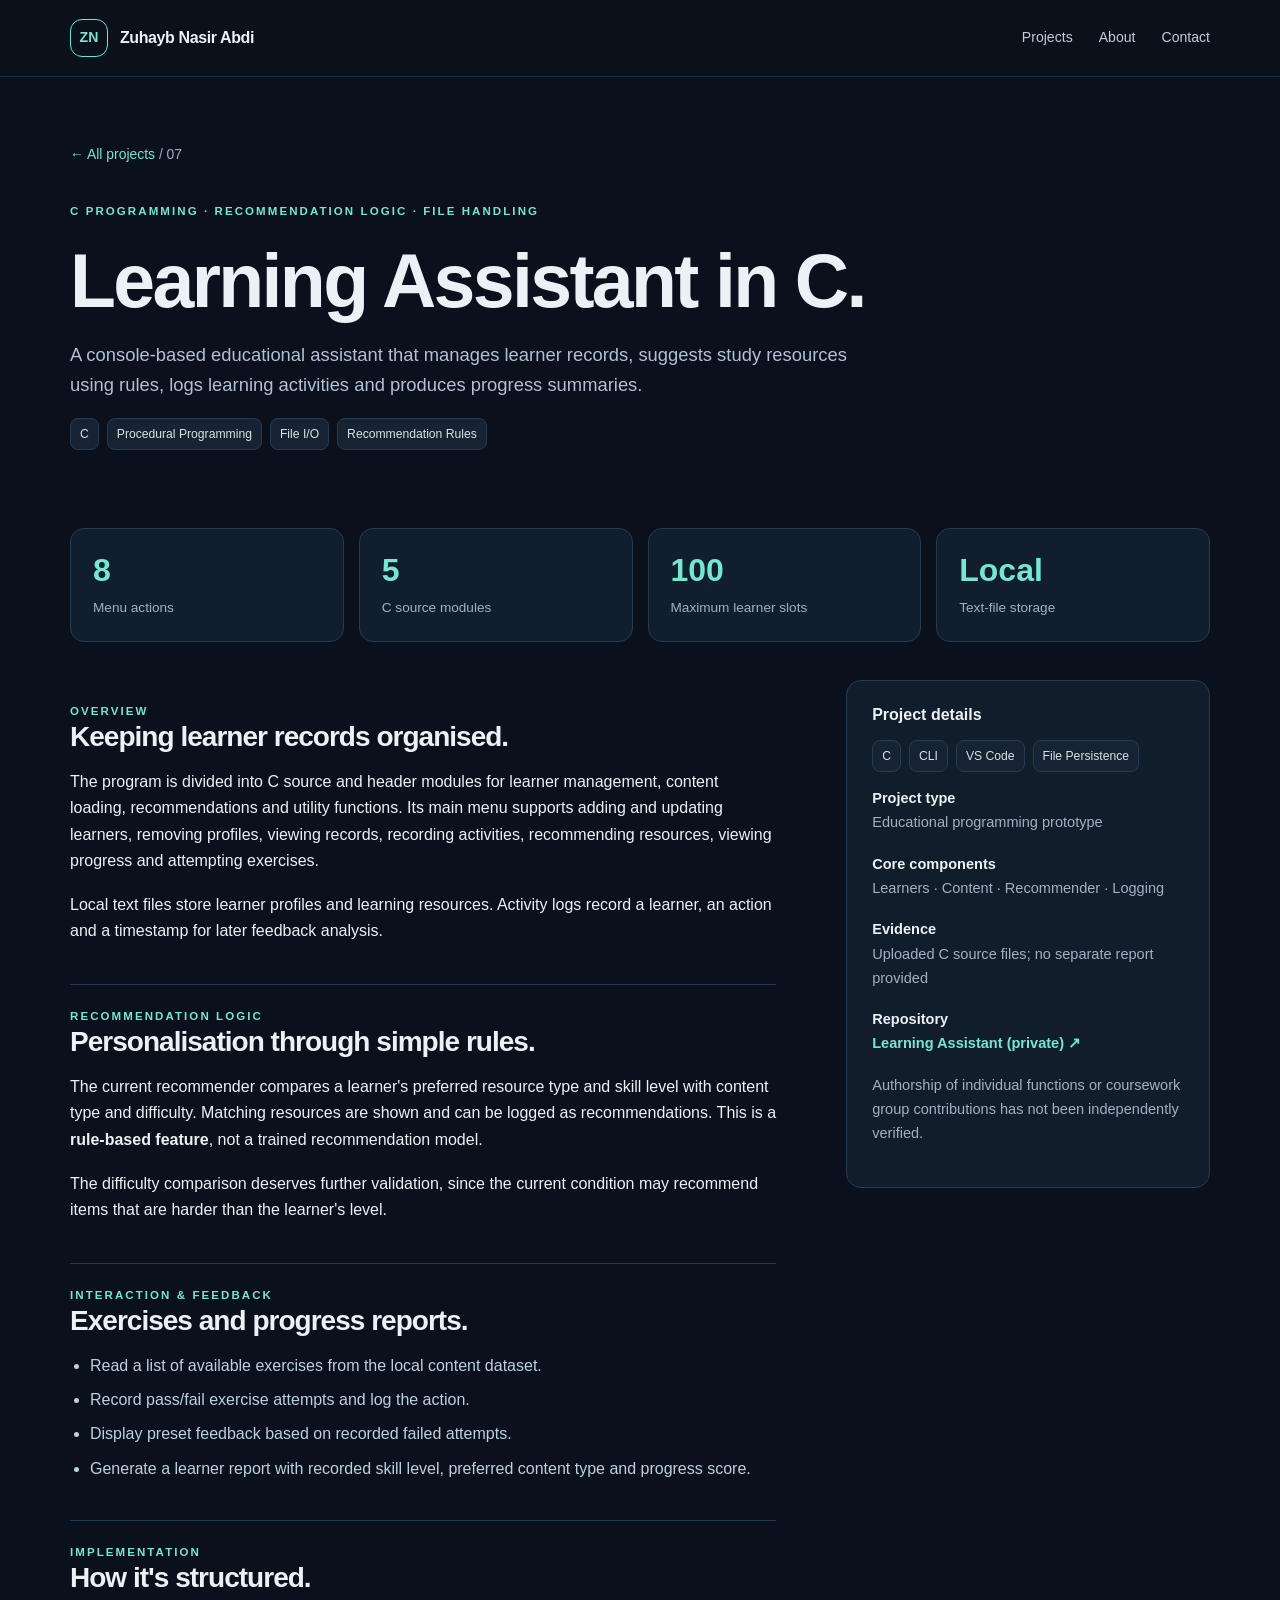
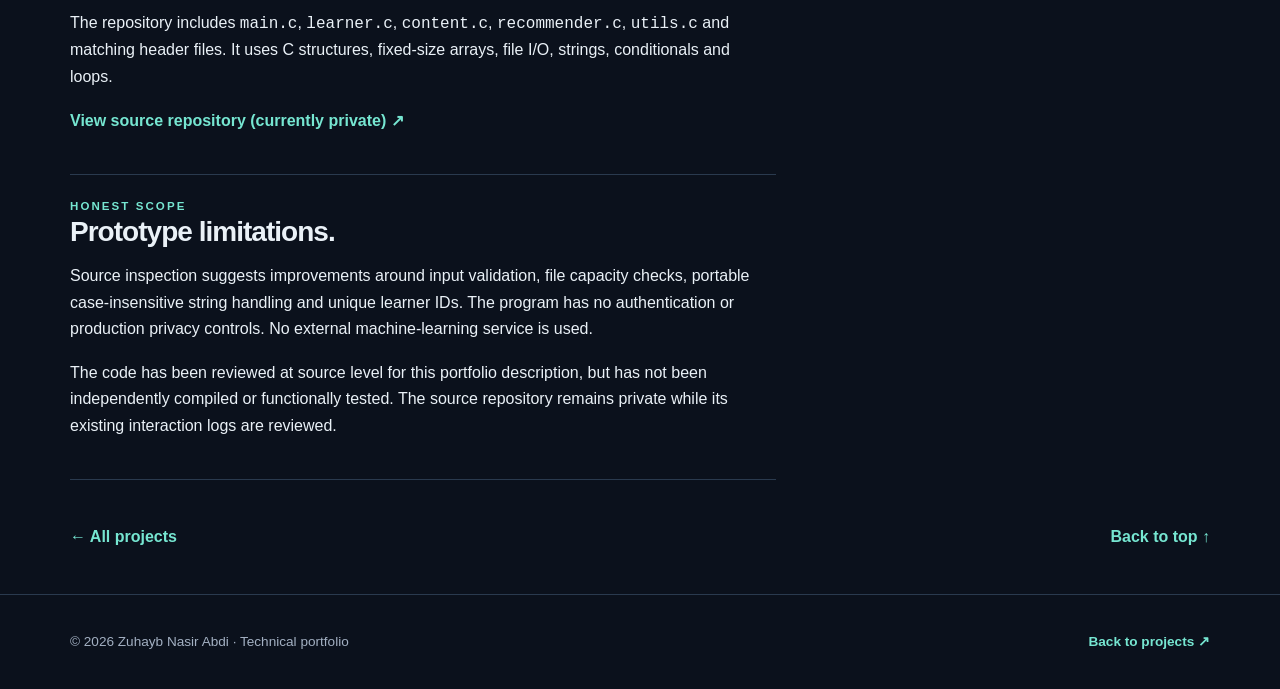
<file: projects/learning-assistant-c/index.html>
<!doctype html>
<html lang="en">
<head><meta charset="utf-8"><meta name="viewport" content="width=device-width,initial-scale=1"><meta name="theme-color" content="#0b111c">
<meta name="description" content="Learning Assistant C console project: learner profiles, resource recommendations, activity logs, feedback and progress reports.">
<title>Learning Assistant in C | Zuhayb Nasir Abdi</title><link rel="stylesheet" href="../../styles.css"></head>
<body><header><div class="container topbar"><a class="brand" href="../../index.html"><span class="monogram">ZN</span><span>Zuhayb Nasir Abdi</span></a><nav class="navigation" aria-label="Primary navigation"><a href="../../index.html#projects">Projects</a><a href="../../index.html#about">About</a><a href="../../index.html#contact">Contact</a></nav></div></header>
<main><div class="container projecthero">
<div class="breadcrumb"><a href="../../index.html#projects">← All projects</a> / 07</div>
<div class="eyebrow" style="margin-top:36px">C PROGRAMMING · RECOMMENDATION LOGIC · FILE HANDLING</div>
<h1>Learning Assistant in C.</h1>
<p class="lede">A console-based educational assistant that manages learner records, suggests study resources using rules, logs learning activities and produces progress summaries.</p>
<div class="tagrow"><span class="tag">C</span><span class="tag">Procedural Programming</span><span class="tag">File I/O</span><span class="tag">Recommendation Rules</span></div></div>
<div class="container">
<div class="cpp-highlight-grid">
<div class="cpp-highlight"><strong>8</strong><span>Menu actions</span></div>
<div class="cpp-highlight"><strong>5</strong><span>C source modules</span></div>
<div class="cpp-highlight"><strong>100</strong><span>Maximum learner slots</span></div>
<div class="cpp-highlight"><strong>Local</strong><span>Text-file storage</span></div>
</div>
<div class="detail-layout">
<div>
<section class="detail-section"><div class="eyebrow">OVERVIEW</div><h2>Keeping learner records organised.</h2>
<p>The program is divided into C source and header modules for learner management, content loading, recommendations and utility functions. Its main menu supports adding and updating learners, removing profiles, viewing records, recording activities, recommending resources, viewing progress and attempting exercises.</p>
<p>Local text files store learner profiles and learning resources. Activity logs record a learner, an action and a timestamp for later feedback analysis.</p></section>
<section class="detail-section"><div class="eyebrow">RECOMMENDATION LOGIC</div><h2>Personalisation through simple rules.</h2>
<p>The current recommender compares a learner's preferred resource type and skill level with content type and difficulty. Matching resources are shown and can be logged as recommendations. This is a <strong>rule-based feature</strong>, not a trained recommendation model.</p>
<p>The difficulty comparison deserves further validation, since the current condition may recommend items that are harder than the learner's level.</p></section>
<section class="detail-section"><div class="eyebrow">INTERACTION &amp; FEEDBACK</div><h2>Exercises and progress reports.</h2>
<ul>
<li>Read a list of available exercises from the local content dataset.</li>
<li>Record pass/fail exercise attempts and log the action.</li>
<li>Display preset feedback based on recorded failed attempts.</li>
<li>Generate a learner report with recorded skill level, preferred content type and progress score.</li>
</ul></section>
<section class="detail-section"><div class="eyebrow">IMPLEMENTATION</div><h2>How it's structured.</h2>
<p>The repository includes <code>main.c</code>, <code>learner.c</code>, <code>content.c</code>, <code>recommender.c</code>, <code>utils.c</code> and matching header files. It uses C structures, fixed-size arrays, file I/O, strings, conditionals and loops.</p>
<p><a class="inline-link" href="https://github.com/zuhaybnasir-design/learning_assistant_c" target="_blank" rel="noopener noreferrer">View source repository (currently private) ↗</a></p>
</section>
<section class="detail-section"><div class="eyebrow">HONEST SCOPE</div><h2>Prototype limitations.</h2>
<p>Source inspection suggests improvements around input validation, file capacity checks, portable case-insensitive string handling and unique learner IDs. The program has no authentication or production privacy controls. No external machine-learning service is used.</p>
<p>The code has been reviewed at source level for this portfolio description, but has not been independently compiled or functionally tested. The source repository remains private while its existing interaction logs are reviewed.</p></section>
</div>
<aside class="info-panel">
<h3>Project details</h3>
<div class="tagrow"><span class="tag">C</span><span class="tag">CLI</span><span class="tag">VS Code</span><span class="tag">File Persistence</span></div>
<p><strong style="color:#eaf1f7">Project type</strong><br>Educational programming prototype</p>
<p><strong style="color:#eaf1f7">Core components</strong><br>Learners · Content · Recommender · Logging</p>
<p><strong style="color:#eaf1f7">Evidence</strong><br>Uploaded C source files; no separate report provided</p>
<p><strong style="color:#eaf1f7">Repository</strong><br><a class="inline-link" href="https://github.com/zuhaybnasir-design/learning_assistant_c" target="_blank" rel="noopener noreferrer">Learning Assistant (private) ↗</a></p>
<p class="small">Authorship of individual functions or coursework group contributions has not been independently verified.</p>
</aside></div>
<div class="projectfootnav"><a href="../../index.html#projects">← All projects</a><a href="#top">Back to top ↑</a></div>
</div></main>
<footer><div class="container foot"><span>© 2026 Zuhayb Nasir Abdi · Technical portfolio</span><a class="inline-link" href="../../index.html#projects">Back to projects ↗</a></div></footer>
</body></html>
</file>
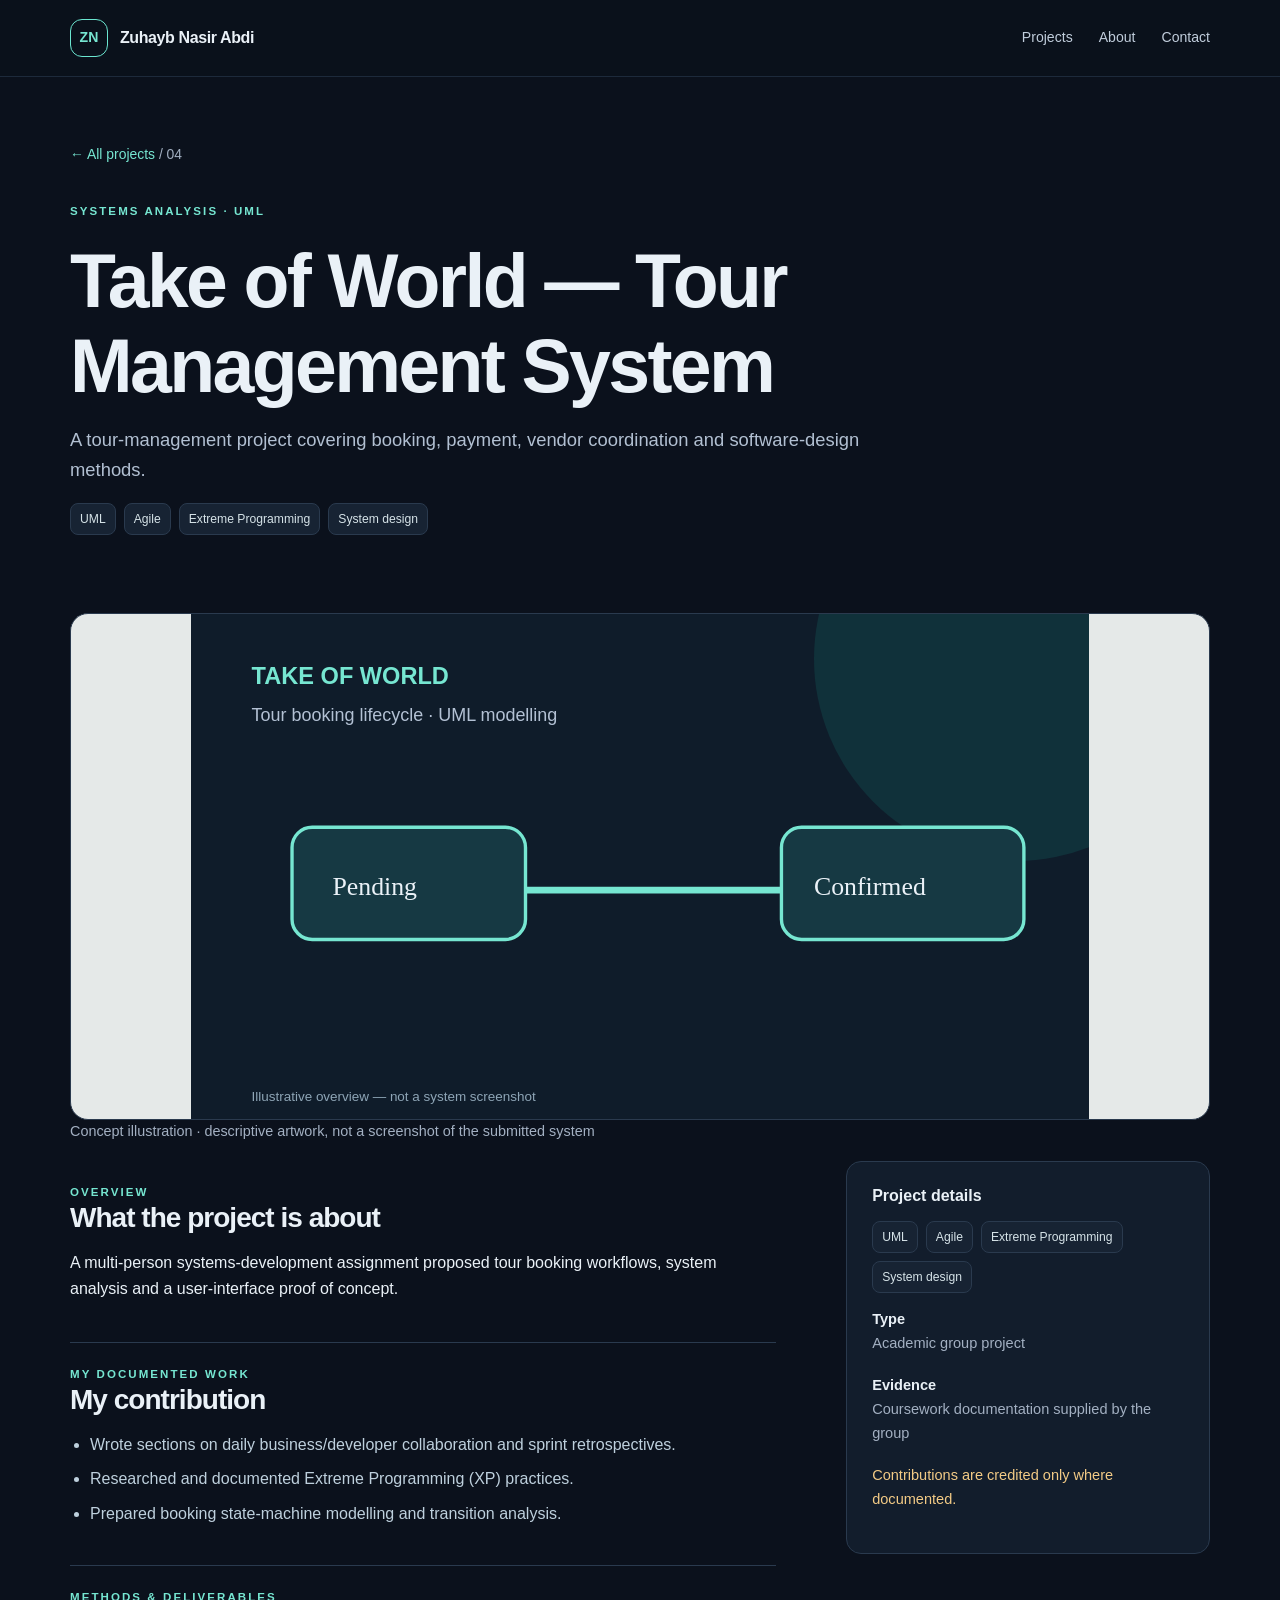
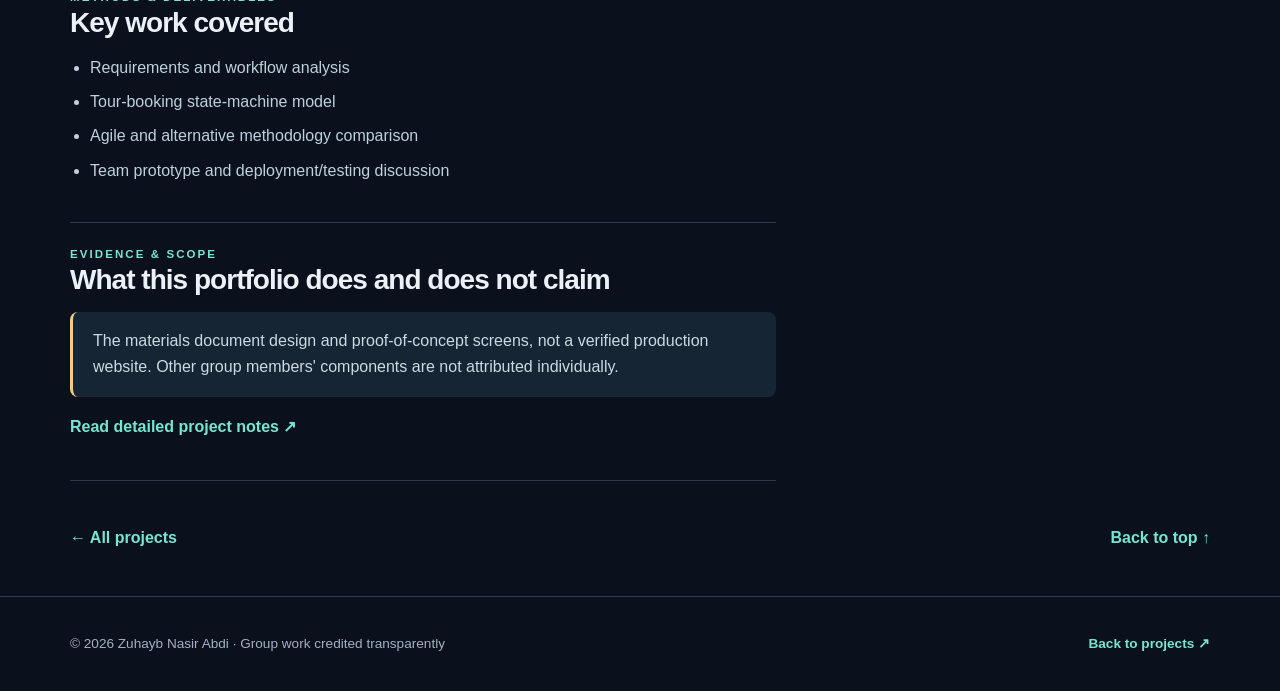
<file: projects/take-of-world-tms/index.html>
<!doctype html><html lang="en"><head><meta charset="utf-8"><meta name="viewport" content="width=device-width, initial-scale=1"><meta name="theme-color" content="#0b111c"><meta name="description" content="A tour-management project covering booking, payment, vendor coordination and software-design methods."><title>Take of World — Tour Management System | Zuhayb Nasir Abdi</title><link rel="stylesheet" href="../../styles.css"></head><body><header><div class="container topbar"><a class="brand" href="../../index.html"><span class="monogram">ZN</span><span>Zuhayb Nasir Abdi</span></a><nav class="navigation"><a href="../../index.html#projects">Projects</a><a href="../../index.html#about">About</a><a href="../../index.html#contact">Contact</a></nav></div></header><main><div class="container projecthero"><div class="breadcrumb"><a href="../../index.html#projects">← All projects</a> / 04</div><div class="eyebrow" style="margin-top:36px">SYSTEMS ANALYSIS · UML</div><h1>Take of World — Tour Management System</h1><p class="lede">A tour-management project covering booking, payment, vendor coordination and software-design methods.</p><div class="tagrow"><span class="tag">UML</span><span class="tag">Agile</span><span class="tag">Extreme Programming</span><span class="tag">System design</span></div></div><div class="container"><img class="feature-image contain" src="../../assets/tour-prototype.svg" alt="Concept illustration for Take of World — Tour Management System; not a project screenshot"><p class="muted small">Concept illustration · descriptive artwork, not a screenshot of the submitted system</p><div class="detail-layout"><div><section class="detail-section"><div class="eyebrow">OVERVIEW</div><h2>What the project is about</h2><p>A multi-person systems-development assignment proposed tour booking workflows, system analysis and a user-interface proof of concept.</p></section><section class="detail-section"><div class="eyebrow">MY DOCUMENTED WORK</div><h2>My contribution</h2><ul><li>Wrote sections on daily business/developer collaboration and sprint retrospectives.</li><li>Researched and documented Extreme Programming (XP) practices.</li><li>Prepared booking state-machine modelling and transition analysis.</li></ul></section><section class="detail-section"><div class="eyebrow">METHODS &amp; DELIVERABLES</div><h2>Key work covered</h2><ul><li>Requirements and workflow analysis</li><li>Tour-booking state-machine model</li><li>Agile and alternative methodology comparison</li><li>Team prototype and deployment/testing discussion</li></ul></section><section class="detail-section"><div class="eyebrow">EVIDENCE &amp; SCOPE</div><h2>What this portfolio does and does not claim</h2><p class="notice">The materials document design and proof-of-concept screens, not a verified production website. Other group members' components are not attributed individually.</p><p><a class="inline-link" href="README.md">Read detailed project notes ↗</a></p></section></div><aside class="info-panel"><h3>Project details</h3><div class="tagrow"><span class="tag">UML</span><span class="tag">Agile</span><span class="tag">Extreme Programming</span><span class="tag">System design</span></div><p><strong style="color:#eaf1f7">Type</strong><br>Academic group project</p><p><strong style="color:#eaf1f7">Evidence</strong><br>Coursework documentation supplied by the group</p><p class="small" style="color:#f3cb86">Contributions are credited only where documented.</p></aside></div><div class="projectfootnav"><a href="../../index.html#projects">← All projects</a><a href="#">Back to top ↑</a></div></div></main><footer><div class="container foot"><span>© 2026 Zuhayb Nasir Abdi · Group work credited transparently</span><a class="inline-link" href="../../index.html#projects">Back to projects ↗</a></div></footer></body></html>
</file>
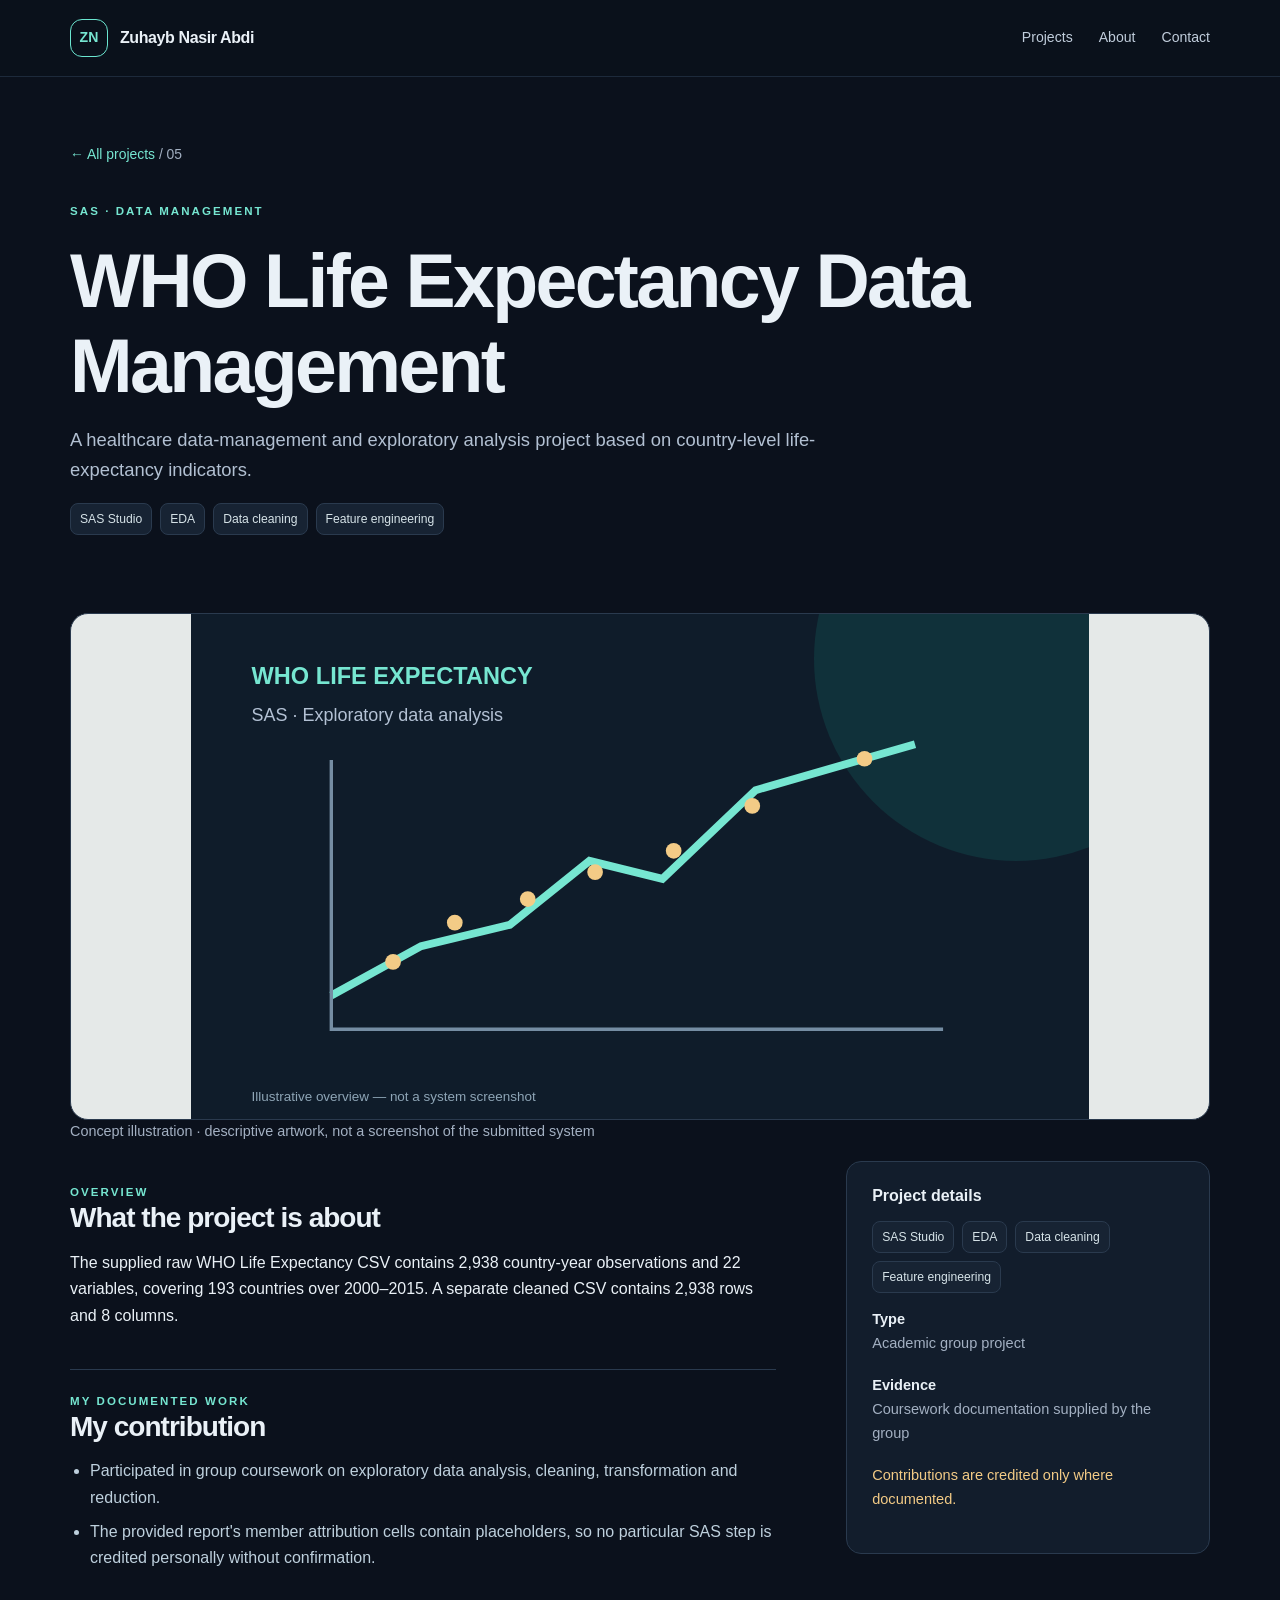
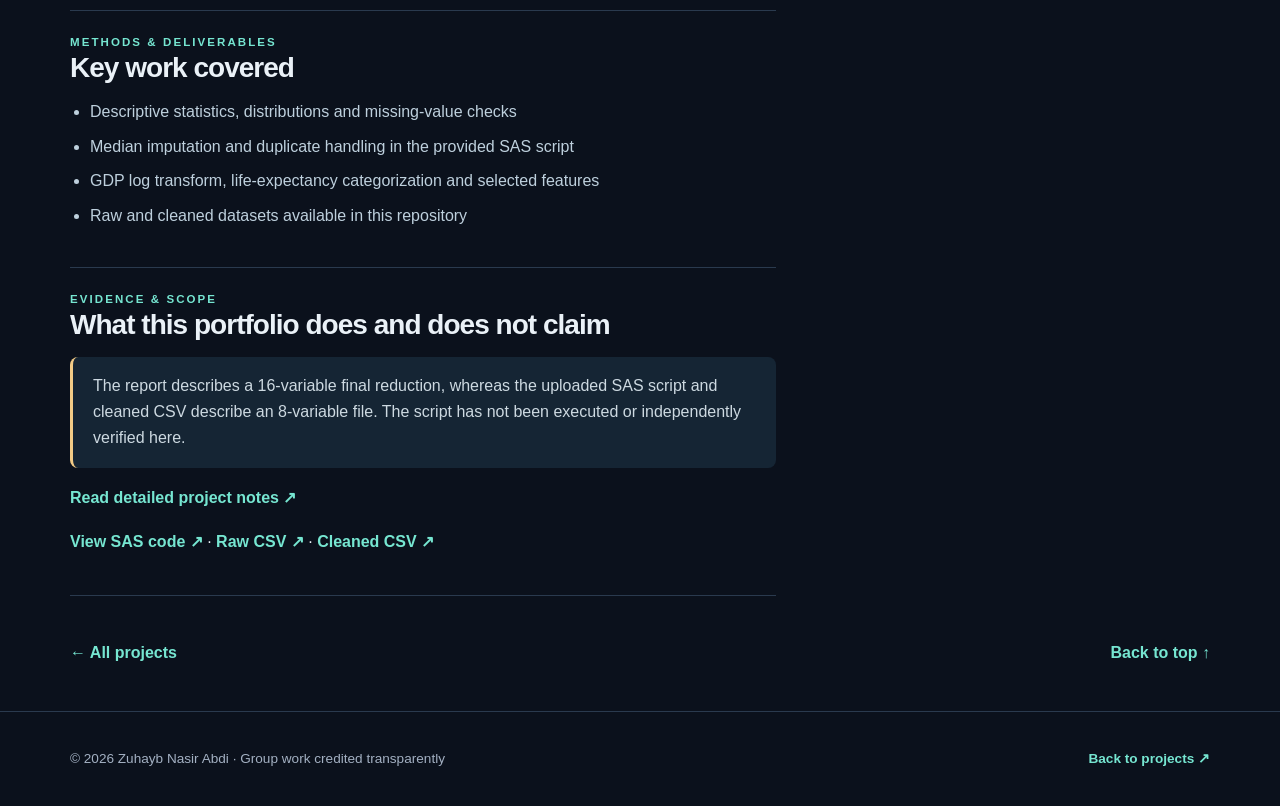
<file: projects/who-life-expectancy-data-management/index.html>
<!doctype html><html lang="en"><head><meta charset="utf-8"><meta name="viewport" content="width=device-width, initial-scale=1"><meta name="theme-color" content="#0b111c"><meta name="description" content="A healthcare data-management and exploratory analysis project based on country-level life-expectancy indicators."><title>WHO Life Expectancy Data Management | Zuhayb Nasir Abdi</title><link rel="stylesheet" href="../../styles.css"></head><body><header><div class="container topbar"><a class="brand" href="../../index.html"><span class="monogram">ZN</span><span>Zuhayb Nasir Abdi</span></a><nav class="navigation"><a href="../../index.html#projects">Projects</a><a href="../../index.html#about">About</a><a href="../../index.html#contact">Contact</a></nav></div></header><main><div class="container projecthero"><div class="breadcrumb"><a href="../../index.html#projects">← All projects</a> / 05</div><div class="eyebrow" style="margin-top:36px">SAS · DATA MANAGEMENT</div><h1>WHO Life Expectancy Data Management</h1><p class="lede">A healthcare data-management and exploratory analysis project based on country-level life-expectancy indicators.</p><div class="tagrow"><span class="tag">SAS Studio</span><span class="tag">EDA</span><span class="tag">Data cleaning</span><span class="tag">Feature engineering</span></div></div><div class="container"><img class="feature-image contain" src="../../assets/who-schooling-life-expectancy.svg" alt="Concept illustration for WHO Life Expectancy Data Management; not a project screenshot"><p class="muted small">Concept illustration · descriptive artwork, not a screenshot of the submitted system</p><div class="detail-layout"><div><section class="detail-section"><div class="eyebrow">OVERVIEW</div><h2>What the project is about</h2><p>The supplied raw WHO Life Expectancy CSV contains 2,938 country-year observations and 22 variables, covering 193 countries over 2000–2015. A separate cleaned CSV contains 2,938 rows and 8 columns.</p></section><section class="detail-section"><div class="eyebrow">MY DOCUMENTED WORK</div><h2>My contribution</h2><ul><li>Participated in group coursework on exploratory data analysis, cleaning, transformation and reduction.</li><li>The provided report's member attribution cells contain placeholders, so no particular SAS step is credited personally without confirmation.</li></ul></section><section class="detail-section"><div class="eyebrow">METHODS &amp; DELIVERABLES</div><h2>Key work covered</h2><ul><li>Descriptive statistics, distributions and missing-value checks</li><li>Median imputation and duplicate handling in the provided SAS script</li><li>GDP log transform, life-expectancy categorization and selected features</li><li>Raw and cleaned datasets available in this repository</li></ul></section><section class="detail-section"><div class="eyebrow">EVIDENCE &amp; SCOPE</div><h2>What this portfolio does and does not claim</h2><p class="notice">The report describes a 16-variable final reduction, whereas the uploaded SAS script and cleaned CSV describe an 8-variable file. The script has not been executed or independently verified here.</p><p><a class="inline-link" href="README.md">Read detailed project notes ↗</a></p><p><a class="inline-link" href="sas/WHO_Life_Expectancy_Part1_Code.sas">View SAS code ↗</a> · <a class="inline-link" href="data/life_expectancy_raw.csv">Raw CSV ↗</a> · <a class="inline-link" href="data/life_expectancy_reduced_8_features.csv">Cleaned CSV ↗</a></p></section></div><aside class="info-panel"><h3>Project details</h3><div class="tagrow"><span class="tag">SAS Studio</span><span class="tag">EDA</span><span class="tag">Data cleaning</span><span class="tag">Feature engineering</span></div><p><strong style="color:#eaf1f7">Type</strong><br>Academic group project</p><p><strong style="color:#eaf1f7">Evidence</strong><br>Coursework documentation supplied by the group</p><p class="small" style="color:#f3cb86">Contributions are credited only where documented.</p></aside></div><div class="projectfootnav"><a href="../../index.html#projects">← All projects</a><a href="#">Back to top ↑</a></div></div></main><footer><div class="container foot"><span>© 2026 Zuhayb Nasir Abdi · Group work credited transparently</span><a class="inline-link" href="../../index.html#projects">Back to projects ↗</a></div></footer></body></html>
</file>
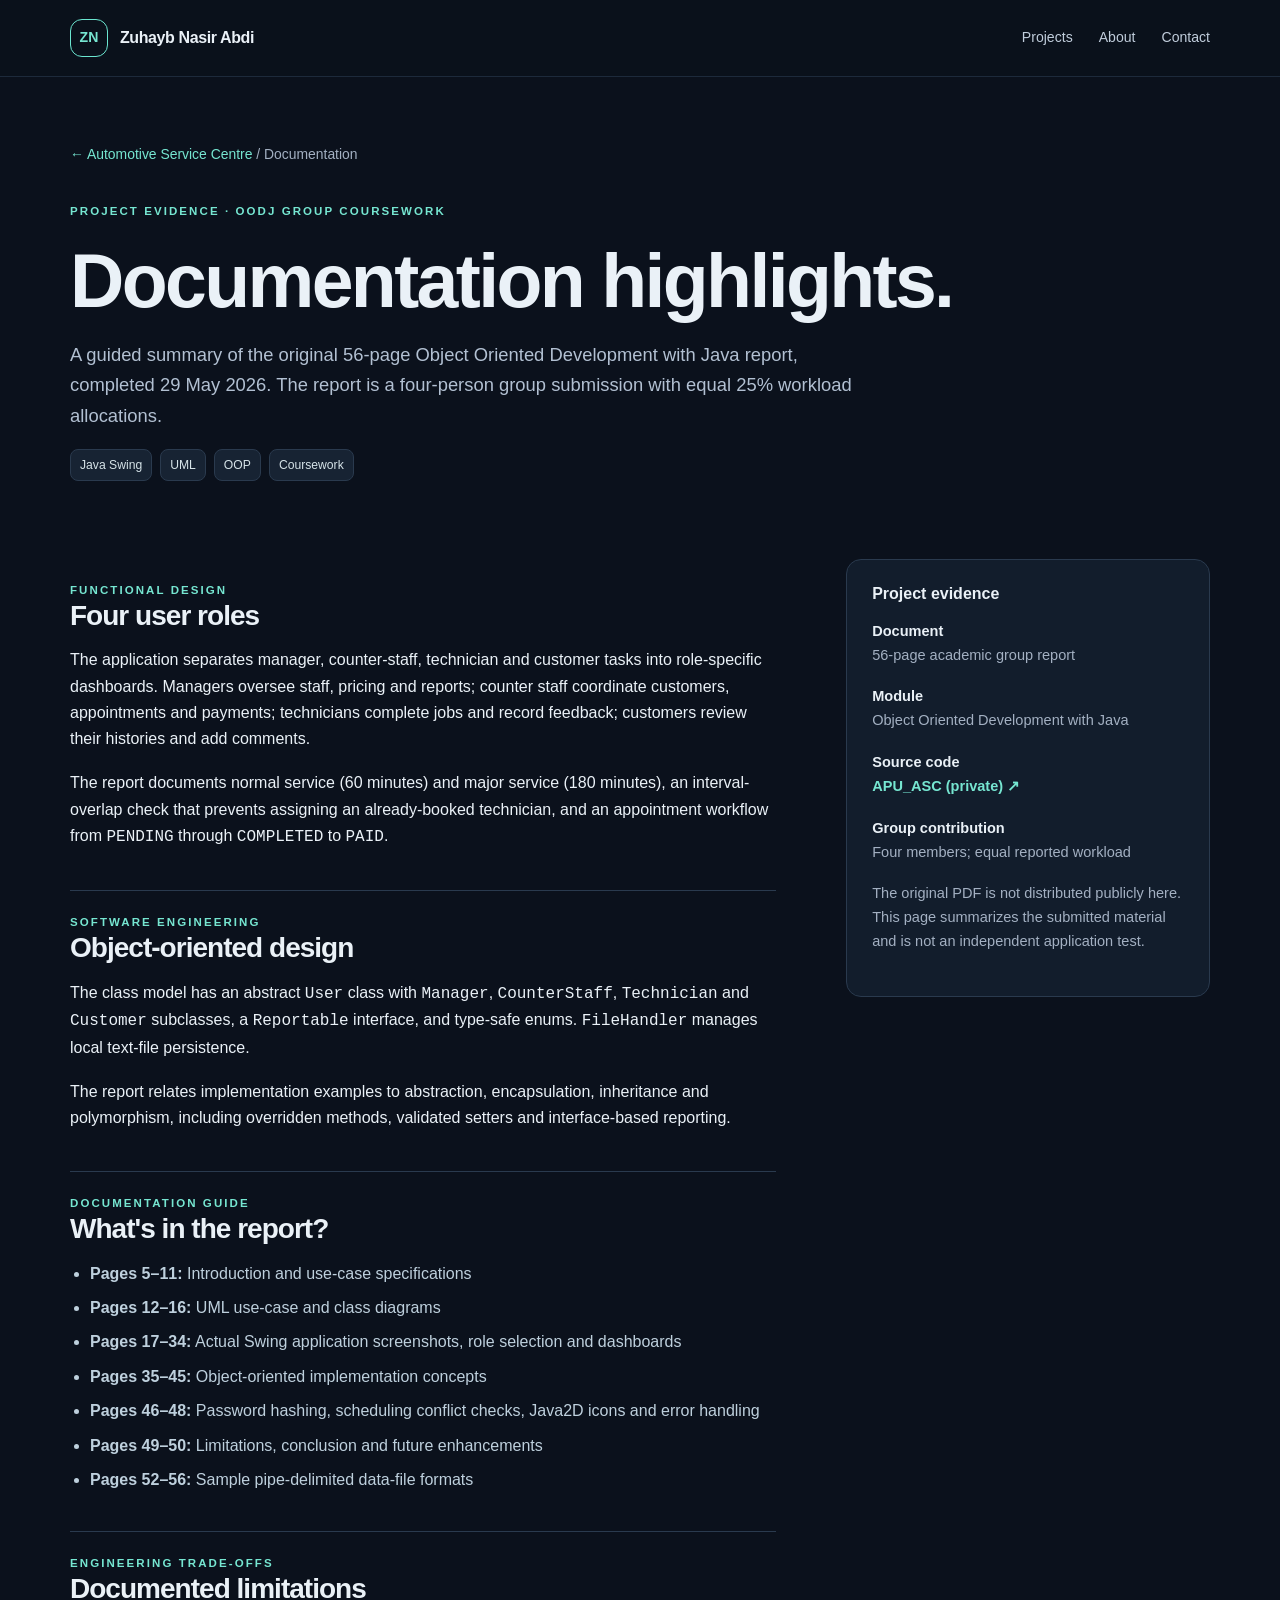
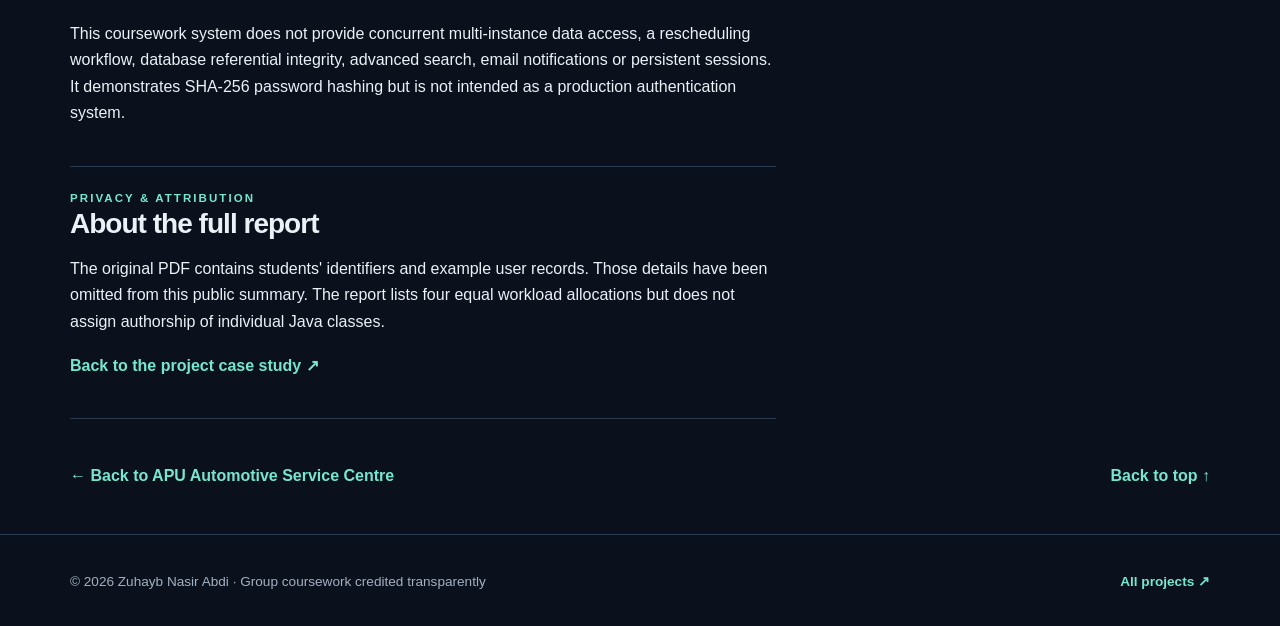
<file: projects/automotive-service-centre/documentation.html>
<!doctype html>
<html lang="en">
<head>
<meta charset="utf-8">
<meta name="viewport" content="width=device-width, initial-scale=1">
<meta name="theme-color" content="#0b111c">
<meta name="description" content="Technical documentation highlights from the APU Automotive Service Centre Java group coursework report.">
<title>APU-ASC Documentation Highlights | Zuhayb Nasir Abdi</title>
<link rel="stylesheet" href="../../styles.css">
</head>
<body>
<header><div class="container topbar"><a class="brand" href="../../index.html"><span class="monogram">ZN</span><span>Zuhayb Nasir Abdi</span></a><nav class="navigation" aria-label="Primary navigation"><a href="../../index.html#projects">Projects</a><a href="../../index.html#about">About</a><a href="../../index.html#contact">Contact</a></nav></div></header>
<main>
<div class="container projecthero">
<div class="breadcrumb"><a href="./">← Automotive Service Centre</a> / Documentation</div>
<div class="eyebrow" style="margin-top:36px">PROJECT EVIDENCE · OODJ GROUP COURSEWORK</div>
<h1>Documentation highlights.</h1>
<p class="lede">A guided summary of the original 56-page Object Oriented Development with Java report, completed 29 May 2026. The report is a four-person group submission with equal 25% workload allocations.</p>
<div class="tagrow"><span class="tag">Java Swing</span><span class="tag">UML</span><span class="tag">OOP</span><span class="tag">Coursework</span></div>
</div>
<div class="container">
<div class="detail-layout">
<div>
<section class="detail-section"><div class="eyebrow">FUNCTIONAL DESIGN</div><h2>Four user roles</h2>
<p>The application separates manager, counter-staff, technician and customer tasks into role-specific dashboards. Managers oversee staff, pricing and reports; counter staff coordinate customers, appointments and payments; technicians complete jobs and record feedback; customers review their histories and add comments.</p>
<p>The report documents normal service (60 minutes) and major service (180 minutes), an interval-overlap check that prevents assigning an already-booked technician, and an appointment workflow from <code>PENDING</code> through <code>COMPLETED</code> to <code>PAID</code>.</p></section>
<section class="detail-section"><div class="eyebrow">SOFTWARE ENGINEERING</div><h2>Object-oriented design</h2>
<p>The class model has an abstract <code>User</code> class with <code>Manager</code>, <code>CounterStaff</code>, <code>Technician</code> and <code>Customer</code> subclasses, a <code>Reportable</code> interface, and type-safe enums. <code>FileHandler</code> manages local text-file persistence.</p>
<p>The report relates implementation examples to abstraction, encapsulation, inheritance and polymorphism, including overridden methods, validated setters and interface-based reporting.</p></section>
<section class="detail-section"><div class="eyebrow">DOCUMENTATION GUIDE</div><h2>What's in the report?</h2>
<ul>
<li><strong>Pages 5–11:</strong> Introduction and use-case specifications</li>
<li><strong>Pages 12–16:</strong> UML use-case and class diagrams</li>
<li><strong>Pages 17–34:</strong> Actual Swing application screenshots, role selection and dashboards</li>
<li><strong>Pages 35–45:</strong> Object-oriented implementation concepts</li>
<li><strong>Pages 46–48:</strong> Password hashing, scheduling conflict checks, Java2D icons and error handling</li>
<li><strong>Pages 49–50:</strong> Limitations, conclusion and future enhancements</li>
<li><strong>Pages 52–56:</strong> Sample pipe-delimited data-file formats</li>
</ul></section>
<section class="detail-section"><div class="eyebrow">ENGINEERING TRADE-OFFS</div><h2>Documented limitations</h2>
<p>This coursework system does not provide concurrent multi-instance data access, a rescheduling workflow, database referential integrity, advanced search, email notifications or persistent sessions. It demonstrates SHA-256 password hashing but is not intended as a production authentication system.</p></section>
<section class="detail-section"><div class="eyebrow">PRIVACY &amp; ATTRIBUTION</div><h2>About the full report</h2>
<p>The original PDF contains students' identifiers and example user records. Those details have been omitted from this public summary. The report lists four equal workload allocations but does not assign authorship of individual Java classes.</p>
<p><a class="inline-link" href="./">Back to the project case study ↗</a></p></section>
</div>
<aside class="info-panel"><h3>Project evidence</h3><p><strong style="color:#eaf1f7">Document</strong><br>56-page academic group report</p><p><strong style="color:#eaf1f7">Module</strong><br>Object Oriented Development with Java</p><p><strong style="color:#eaf1f7">Source code</strong><br><a class="inline-link" href="https://github.com/zuhaybnasir-design/APU_ASC" target="_blank" rel="noopener noreferrer">APU_ASC (private) ↗</a></p><p><strong style="color:#eaf1f7">Group contribution</strong><br>Four members; equal reported workload</p><p class="small">The original PDF is not distributed publicly here. This page summarizes the submitted material and is not an independent application test.</p></aside>
</div>
<div class="projectfootnav"><a href="./">← Back to APU Automotive Service Centre</a><a href="#top">Back to top ↑</a></div>
</div>
</main>
<footer><div class="container foot"><span>© 2026 Zuhayb Nasir Abdi · Group coursework credited transparently</span><a class="inline-link" href="../../index.html#projects">All projects ↗</a></div></footer>
</body>
</html>
</file>
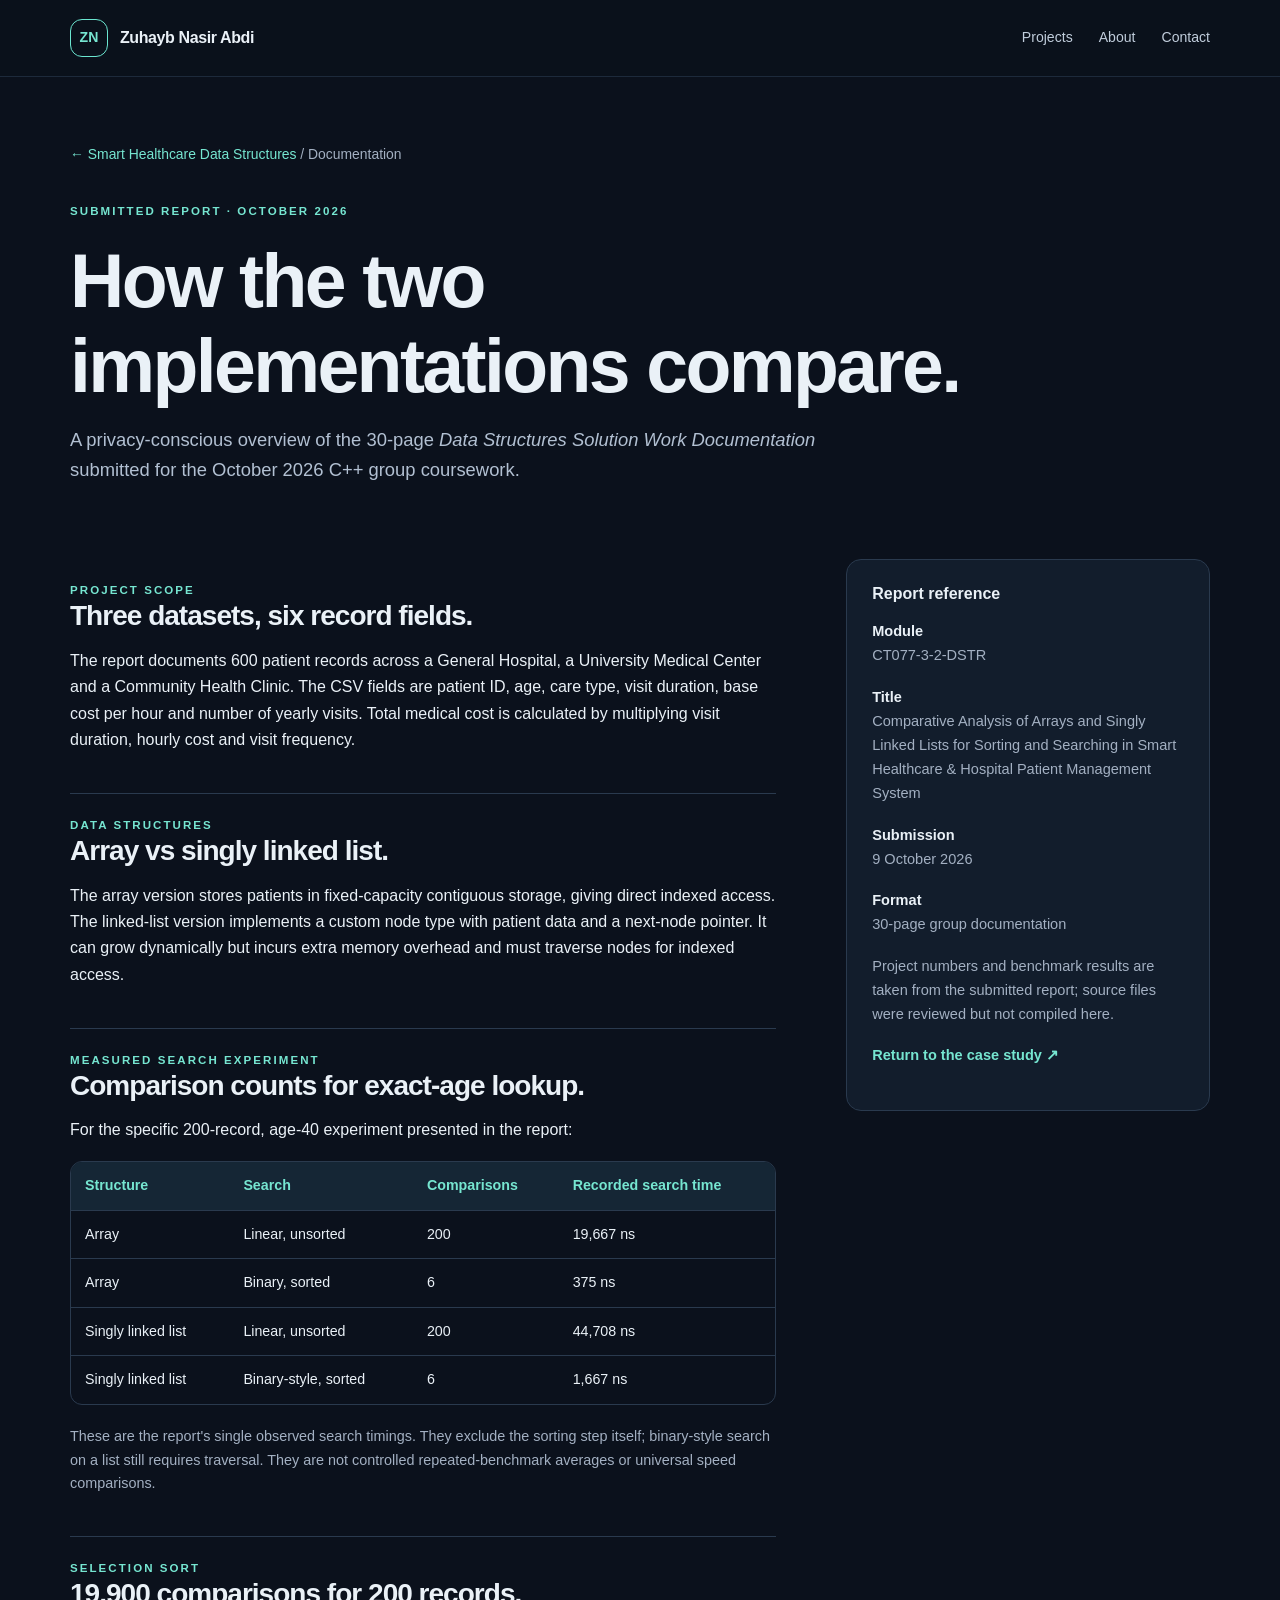
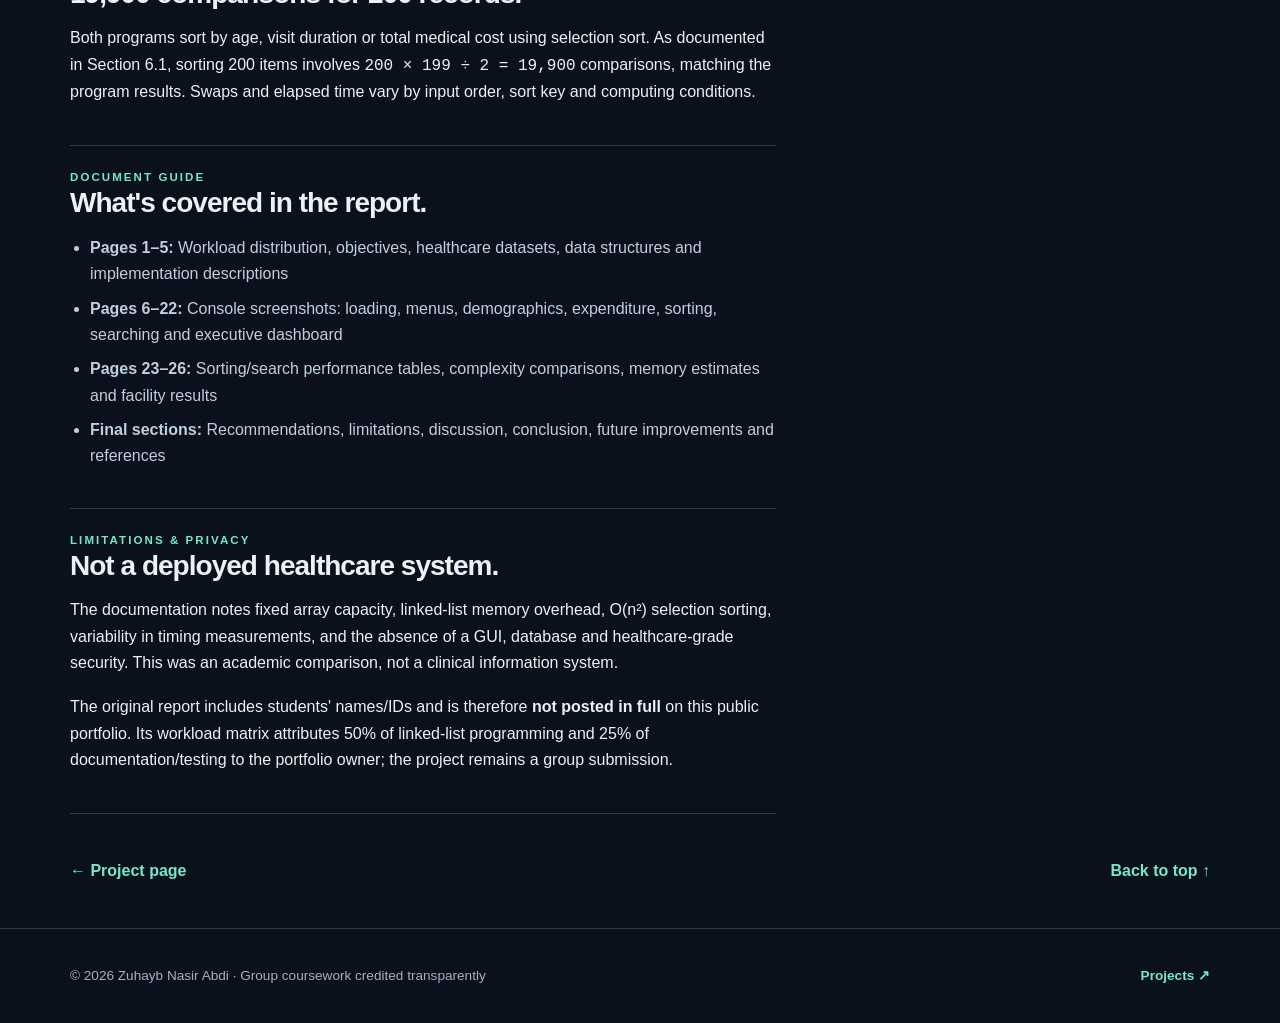
<file: projects/healthcare-data-structures/documentation.html>
<!doctype html>
<html lang="en"><head><meta charset="utf-8"><meta name="viewport" content="width=device-width,initial-scale=1">
<meta name="theme-color" content="#0b111c"><meta name="description" content="Public documentation summary for the C++ Smart Healthcare data-structures coursework.">
<title>Smart Healthcare C++ Documentation | Zuhayb Nasir Abdi</title><link rel="stylesheet" href="../../styles.css"></head>
<body>
<header><div class="container topbar"><a class="brand" href="../../index.html"><span class="monogram">ZN</span><span>Zuhayb Nasir Abdi</span></a><nav class="navigation"><a href="../../index.html#projects">Projects</a><a href="../../index.html#about">About</a><a href="../../index.html#contact">Contact</a></nav></div></header>
<main><div class="container projecthero">
<div class="breadcrumb"><a href="./">← Smart Healthcare Data Structures</a> / Documentation</div>
<div class="eyebrow" style="margin-top:36px">SUBMITTED REPORT · OCTOBER 2026</div><h1>How the two implementations compare.</h1>
<p class="lede">A privacy-conscious overview of the 30-page <em>Data Structures Solution Work Documentation</em> submitted for the October 2026 C++ group coursework.</p></div>
<div class="container"><div class="detail-layout"><div>
<section class="detail-section"><div class="eyebrow">PROJECT SCOPE</div><h2>Three datasets, six record fields.</h2>
<p>The report documents 600 patient records across a General Hospital, a University Medical Center and a Community Health Clinic. The CSV fields are patient ID, age, care type, visit duration, base cost per hour and number of yearly visits. Total medical cost is calculated by multiplying visit duration, hourly cost and visit frequency.</p>
</section>
<section class="detail-section"><div class="eyebrow">DATA STRUCTURES</div><h2>Array vs singly linked list.</h2>
<p>The array version stores patients in fixed-capacity contiguous storage, giving direct indexed access. The linked-list version implements a custom node type with patient data and a next-node pointer. It can grow dynamically but incurs extra memory overhead and must traverse nodes for indexed access.</p>
</section>
<section class="detail-section"><div class="eyebrow">MEASURED SEARCH EXPERIMENT</div><h2>Comparison counts for exact-age lookup.</h2>
<p>For the specific 200-record, age-40 experiment presented in the report:</p>
<div class="cpp-metric-table-wrap"><table class="cpp-metric-table">
<thead><tr><th>Structure</th><th>Search</th><th>Comparisons</th><th>Recorded search time</th></tr></thead>
<tbody><tr><td>Array</td><td>Linear, unsorted</td><td>200</td><td>19,667 ns</td></tr>
<tr><td>Array</td><td>Binary, sorted</td><td>6</td><td>375 ns</td></tr>
<tr><td>Singly linked list</td><td>Linear, unsorted</td><td>200</td><td>44,708 ns</td></tr>
<tr><td>Singly linked list</td><td>Binary-style, sorted</td><td>6</td><td>1,667 ns</td></tr></tbody></table></div>
<p class="muted small">These are the report's single observed search timings. They exclude the sorting step itself; binary-style search on a list still requires traversal. They are not controlled repeated-benchmark averages or universal speed comparisons.</p>
</section>
<section class="detail-section"><div class="eyebrow">SELECTION SORT</div><h2>19,900 comparisons for 200 records.</h2>
<p>Both programs sort by age, visit duration or total medical cost using selection sort. As documented in Section 6.1, sorting 200 items involves <code>200 × 199 ÷ 2 = 19,900</code> comparisons, matching the program results. Swaps and elapsed time vary by input order, sort key and computing conditions.</p>
</section>
<section class="detail-section"><div class="eyebrow">DOCUMENT GUIDE</div><h2>What's covered in the report.</h2>
<ul>
<li><strong>Pages 1–5:</strong> Workload distribution, objectives, healthcare datasets, data structures and implementation descriptions</li>
<li><strong>Pages 6–22:</strong> Console screenshots: loading, menus, demographics, expenditure, sorting, searching and executive dashboard</li>
<li><strong>Pages 23–26:</strong> Sorting/search performance tables, complexity comparisons, memory estimates and facility results</li>
<li><strong>Final sections:</strong> Recommendations, limitations, discussion, conclusion, future improvements and references</li>
</ul></section>
<section class="detail-section"><div class="eyebrow">LIMITATIONS &amp; PRIVACY</div><h2>Not a deployed healthcare system.</h2>
<p>The documentation notes fixed array capacity, linked-list memory overhead, O(n²) selection sorting, variability in timing measurements, and the absence of a GUI, database and healthcare-grade security. This was an academic comparison, not a clinical information system.</p>
<p>The original report includes students' names/IDs and is therefore <strong>not posted in full</strong> on this public portfolio. Its workload matrix attributes 50% of linked-list programming and 25% of documentation/testing to the portfolio owner; the project remains a group submission.</p>
</section>
</div>
<aside class="info-panel"><h3>Report reference</h3><p><strong style="color:#eaf1f7">Module</strong><br>CT077-3-2-DSTR</p><p><strong style="color:#eaf1f7">Title</strong><br>Comparative Analysis of Arrays and Singly Linked Lists for Sorting and Searching in Smart Healthcare &amp; Hospital Patient Management System</p><p><strong style="color:#eaf1f7">Submission</strong><br>9 October 2026</p><p><strong style="color:#eaf1f7">Format</strong><br>30-page group documentation</p><p class="small">Project numbers and benchmark results are taken from the submitted report; source files were reviewed but not compiled here.</p><p><a class="inline-link" href="./">Return to the case study ↗</a></p></aside>
</div><div class="projectfootnav"><a href="./">← Project page</a><a href="#top">Back to top ↑</a></div></div>
</main>
<footer><div class="container foot"><span>© 2026 Zuhayb Nasir Abdi · Group coursework credited transparently</span><a class="inline-link" href="../../index.html#projects">Projects ↗</a></div></footer>
</body></html>
</file>
<file: styles.css>
:root{--ink:#eaf1f7;--muted:#a3b0c2;--bg:#0b111c;--panel:#121d2c;--panel2:#172537;--line:#2a3a4e;--aqua:#76e6d1;--gold:#f3cb86;--max:1140px; color-scheme:dark}
*{box-sizing:border-box}html{scroll-behavior:smooth}body{margin:0;background:var(--bg);color:var(--ink);font:16px/1.65 -apple-system,BlinkMacSystemFont,"Segoe UI",Arial,sans-serif}a{color:inherit;text-decoration:none}a:focus-visible{outline:2px solid var(--aqua);outline-offset:5px;border-radius:3px}p{margin:0 0 1.1rem}h1,h2,h3{line-height:1.13;letter-spacing:-.035em;margin:0 0 1rem}h1{font-size:clamp(2.9rem,7vw,5.9rem);max-width:920px}h2{font-size:clamp(2rem,4.4vw,3.2rem)}h3{font-size:1.38rem}img{max-width:100%;display:block} .container{width:min(var(--max),calc(100% - 48px));margin:auto}.eyebrow{color:var(--aqua);font-size:.72rem;font-weight:780;letter-spacing:.18em;text-transform:uppercase}.muted{color:var(--muted)}.small{font-size:.9rem}.gold{color:var(--gold)}
header{border-bottom:1px solid #1d2a3b;position:sticky;top:0;z-index:12;background:#0b111cf0;backdrop-filter:blur(16px)}.topbar{min-height:76px;display:flex;align-items:center;justify-content:space-between;gap:20px}.brand{display:flex;align-items:center;gap:12px;font-weight:780;letter-spacing:-.025em}.monogram{display:grid;place-items:center;width:38px;height:38px;border:1px solid #6be6d0;border-radius:12px;color:var(--aqua);font-size:.88rem;letter-spacing:0}.navigation{display:flex;gap:26px;color:#c0cddb;font-size:.88rem}.navigation a:hover,.inline-link:hover{color:var(--aqua)}
.hero{padding:110px 0 76px;position:relative;overflow:hidden}.hero:before{content:'';position:absolute;width:800px;height:560px;right:-390px;top:-150px;border-radius:50%;background:radial-gradient(ellipse,#1c796b3b,#132b3a15 55%,transparent 70%);pointer-events:none}.hero .lede{color:#a9b9ca;font-size:1.2rem;max-width:750px}.gradient-word{color:var(--aqua)}.hero-actions{display:flex;flex-wrap:wrap;gap:12px;margin-top:28px}.btn{display:inline-flex;justify-content:center;align-items:center;gap:8px;border-radius:10px;border:1px solid var(--line);padding:12px 20px;font-weight:720;font-size:.9rem;transition:transform .15s,background .15s}.btn:hover{transform:translateY(-2px);background:var(--panel2)}.btn-primary{background:var(--aqua);color:#0b191b;border-color:var(--aqua)}.btn-primary:hover{background:#a2f4e4}.hero-stat{display:flex;gap:25px;flex-wrap:wrap;border-top:1px solid var(--line);margin-top:74px;padding-top:24px;color:var(--muted);font-size:.9rem}.hero-stat strong{color:#fff;font-size:1rem}
section{padding:76px 0}.sectionhead{display:flex;justify-content:space-between;align-items:end;gap:25px;margin-bottom:32px}.sectionhead p{max-width:400px;color:var(--muted)}.projectgrid{display:grid;grid-template-columns:1fr 1fr;gap:22px}.projectcard{border:1px solid var(--line);background:linear-gradient(135deg,#172333,#101927);border-radius:18px;overflow:hidden;transition:transform .18s,border-color .18s}.projectcard:hover{transform:translateY(-3px);border-color:#498b83}.card-image{height:270px;overflow:hidden;background:#e5e9e8}.card-image img{width:100%;height:100%;object-fit:cover;object-position:center}.projectcard:first-child .card-image img{object-fit:contain;background:#e5e8eb}.cardbody{padding:25px}.cardmeta{display:flex;align-items:center;justify-content:space-between;gap:15px;margin-bottom:15px}.projectnum{font-size:.8rem;font-weight:800;color:var(--gold)}.pill{font-size:.72rem;white-space:nowrap;border-radius:99px;border:1px solid #39556a;padding:3px 10px;color:#bdd3da}.cardbody p{color:var(--muted);min-height:52px}.tagrow{display:flex;flex-wrap:wrap;gap:8px;margin:16px 0 22px}.tag{color:#d6e3e8;border:1px solid var(--line);background:#172333;border-radius:8px;padding:5px 9px;font-size:.76rem}.inline-link{color:var(--aqua);font-weight:750}.about{background:#111b29;border-top:1px solid var(--line);border-bottom:1px solid var(--line)}.about-grid{display:grid;grid-template-columns:1.1fr .9fr;gap:70px}.quote{font-size:1.3rem;line-height:1.6;color:#e2ebed}.steps{border:1px solid var(--line);background:#0e1722;border-radius:16px;padding:28px}.steps p:last-child{margin-bottom:0}.foot{padding:36px 0;display:flex;justify-content:space-between;gap:20px;flex-wrap:wrap;font-size:.85rem;color:var(--muted)}footer{border-top:1px solid var(--line)}
.projecthero{padding:66px 0 56px}.projecthero h1{font-size:clamp(2.5rem,6vw,4.7rem);max-width:940px;margin-top:18px}.projecthero .lede{max-width:800px;color:#b2c0d2;font-size:1.15rem}.breadcrumb{color:var(--muted);font-size:.87rem}.breadcrumb a{color:var(--aqua)}.feature-image{width:100%;aspect-ratio:2.25/1;object-fit:cover;background:#e5e9e8;border:1px solid var(--line);border-radius:18px}.feature-image.contain{object-fit:contain}.detail-layout{display:grid;grid-template-columns:minmax(0,1.65fr) minmax(260px,.85fr);gap:70px;align-items:start}.detail-section{padding:22px 0;border-bottom:1px solid var(--line)}.detail-section h2{font-size:1.75rem}.detail-section ul{padding-left:1.25rem;color:#bed0dd}.detail-section li{margin:.5rem 0}.info-panel{border:1px solid var(--line);background:var(--panel);padding:25px;border-radius:15px;position:sticky;top:104px}.info-panel h3{font-size:1rem;letter-spacing:0}.info-panel .tagrow{margin:14px 0}.info-panel p{color:var(--muted);font-size:.91rem}.gallery{display:grid;grid-template-columns:1fr 1fr;gap:17px;margin:18px 0}.gallery figure{margin:0;border:1px solid var(--line);background:#142032;border-radius:12px;overflow:hidden}.gallery img{width:100%;height:220px;object-fit:contain;background:#e5e9e8}.gallery figcaption{padding:13px 15px;color:var(--muted);font-size:.78rem}.demo-video{display:block;width:100%;border-radius:12px;border:1px solid var(--line)}.notice{background:#152534;border-left:3px solid var(--gold);padding:16px 20px;border-radius:8px;color:#cdd9e1}.projectfootnav{display:flex;gap:15px;justify-content:space-between;margin:44px 0}.projectfootnav a{color:var(--aqua);font-weight:650}
@media(max-width:800px){.hero{padding:78px 0 54px}.projectgrid,.about-grid,.detail-layout{grid-template-columns:1fr}.detail-layout{gap:18px}.info-panel{position:static}.sectionhead{display:block}.gallery{grid-template-columns:1fr 1fr}.navigation{gap:14px}.container{width:min(var(--max),calc(100% - 32px))}}
@media(max-width:540px){.projectgrid,.gallery{grid-template-columns:1fr}.card-image{height:210px}.gallery img{height:195px}.navigation{font-size:.76rem;gap:10px}.brand{font-size:.88rem}.monogram{width:31px;height:31px}.topbar{min-height:66px}.hero-stat{gap:15px}.feature-image{aspect-ratio:1.5/1}.about-grid{gap:35px}.projecthero{padding-top:35px}}@media(prefers-reduced-motion:reduce){*,*:before,*:after{scroll-behavior:auto!important;transition:none!important}}
/* Smart Healthcare C++ showcase: original CSS cover, not a product screenshot */
.cpp-cover{display:flex;flex-direction:column;align-items:center;justify-content:center;gap:10px;padding:23px;background:radial-gradient(circle at 30% 20%,#245a65,#132438 55%,#0c1526 100%);color:#eaf1f7;text-align:center}
.cpp-cover-mark{color:#76e6d1;font-size:3.4rem;font-weight:900;line-height:1;letter-spacing:-.075em}
.cpp-cover-pair{display:flex;align-items:center;gap:12px;font-size:clamp(.72rem,1.2vw,1rem);font-weight:750;letter-spacing:.08em}
.cpp-cover-pair span{border:1px solid #42677a;background:#172f3b;padding:8px 12px;border-radius:9px}
.cpp-cover-pair b{color:#f3cb86;font-size:.9rem}
.cpp-cover-sub{color:#a7c7d3;font-size:.68rem;font-weight:700;letter-spacing:.1em}
.cpp-highlight-grid{display:grid;grid-template-columns:repeat(4,minmax(0,1fr));gap:15px;margin:0 0 38px}
.cpp-highlight{border:1px solid var(--line);border-radius:14px;background:#101e2d;padding:22px;display:flex;flex-direction:column;gap:7px}
.cpp-highlight strong{font-size:2rem;color:var(--aqua);line-height:1.2}
.cpp-highlight span{font-size:.85rem;color:var(--muted)}
.cpp-metric-table-wrap{overflow-x:auto;border:1px solid var(--line);border-radius:12px;margin:16px 0 20px}
.cpp-metric-table{border-collapse:collapse;width:100%;min-width:530px;font-size:.89rem}
.cpp-metric-table th,.cpp-metric-table td{text-align:left;padding:12px 14px;border-bottom:1px solid var(--line)}
.cpp-metric-table th{color:var(--aqua);background:#152635}
.cpp-metric-table tr:last-child td{border-bottom:0}
@media(max-width:800px){.cpp-highlight-grid{grid-template-columns:repeat(2,minmax(0,1fr))}}
@media(max-width:540px){.cpp-highlight-grid{gap:9px}.cpp-highlight{padding:15px}.cpp-highlight strong{font-size:1.6rem}.cpp-cover-mark{font-size:2.7rem}.cpp-cover-pair{gap:5px}.cpp-cover-pair span{padding:5px 7px}}

/* C learning assistant card: illustrative typography, not a program screenshot */
.c-assistant-cover{display:flex;flex-direction:column;align-items:center;justify-content:center;gap:12px;padding:28px;background:radial-gradient(circle at 80% 15%,#2b5874,#132635 56%,#0c1827 100%);text-align:center;color:#eef8fa}
.c-assistant-symbol{font-size:clamp(2.8rem,5vw,4rem);font-weight:850;line-height:1;color:var(--aqua);letter-spacing:-.06em}
.c-assistant-title{font-size:clamp(.87rem,1.7vw,1.12rem);font-weight:800;letter-spacing:.18em;color:#e3f0f6}
.c-assistant-chips{display:flex;flex-wrap:wrap;justify-content:center;gap:7px}
.c-assistant-chips span{border:1px solid #42778a;color:#b3dde3;border-radius:20px;padding:4px 10px;font-size:.67rem;letter-spacing:.08em;background:#0d2835}

/* Airport project illustration, created with typography rather than fake screenshots */
.airport-cover{display:flex;flex-direction:column;align-items:center;justify-content:center;gap:7px;padding:25px;background:radial-gradient(ellipse at 50% 10%,#2e647e,#152b45 55%,#0b1524 100%);text-align:center;color:#e9f7fa}
.airport-cover-plane{font-size:4rem;line-height:1;color:var(--aqua);transform:rotate(-16deg);text-shadow:0 4px 24px #6ee9cf4a}
.airport-cover-title{font-size:clamp(1rem,2.3vw,1.5rem);line-height:1.1;font-weight:830;letter-spacing:.12em}
.airport-cover-line{font-size:.75rem;color:#bcd7e5;letter-spacing:.06em}
.airport-cover-metrics{display:flex;flex-wrap:wrap;justify-content:center;gap:9px;margin-top:9px}
.airport-cover-metrics span{font-size:.65rem;font-weight:780;letter-spacing:.08em;border:1px solid #436c89;background:#152a43;padding:5px 8px;border-radius:20px}
@media(max-width:540px){.airport-cover-plane{font-size:3.2rem}.airport-cover-title{font-size:1rem}.airport-cover-line{font-size:.64rem}}
</file>
